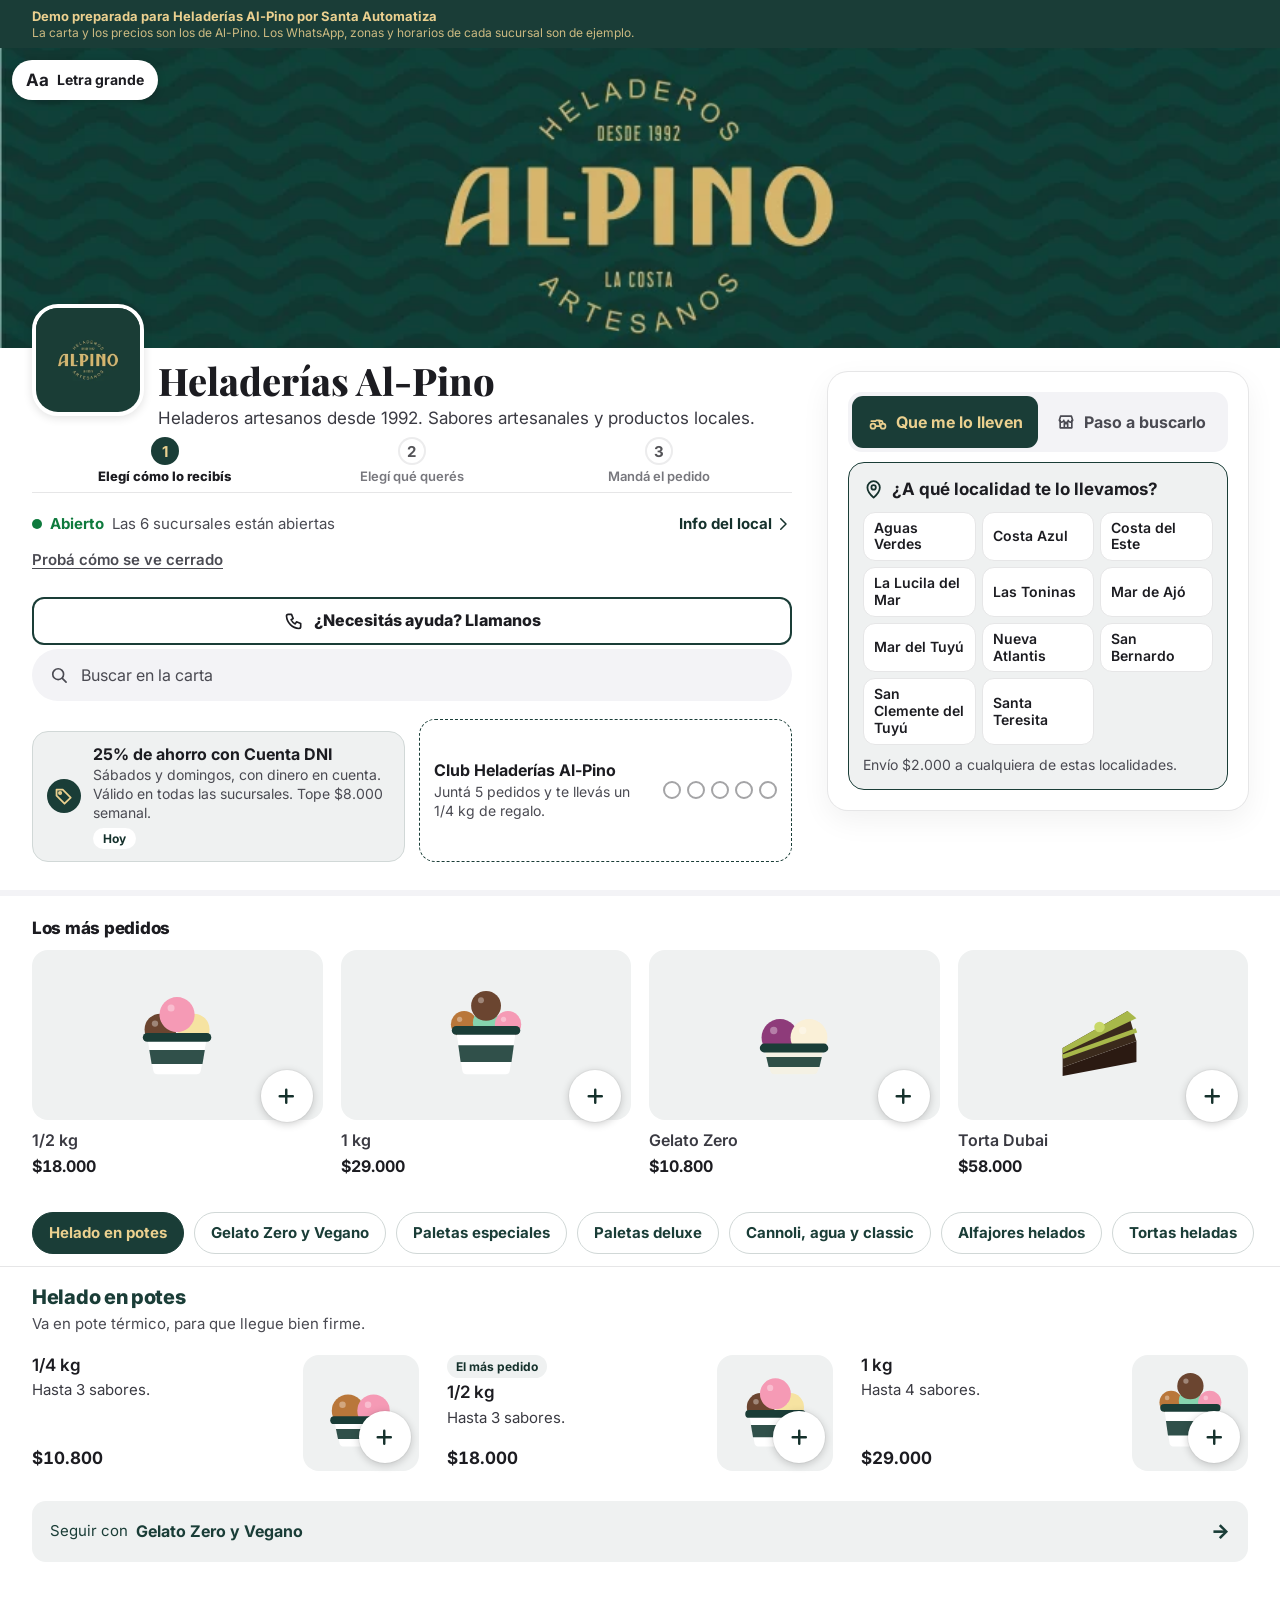
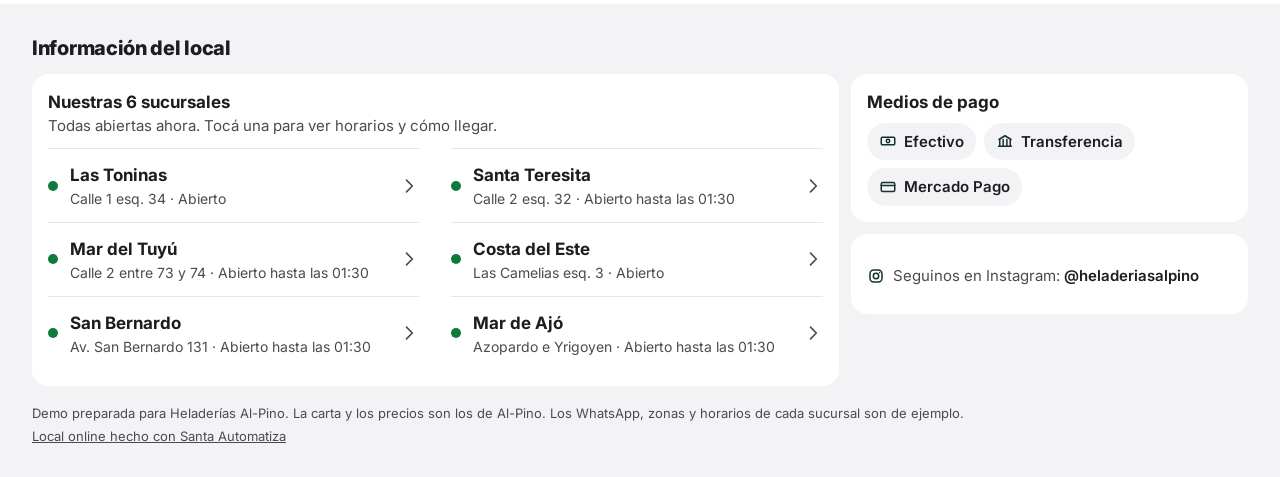
<file: index.html>
<!doctype html><meta charset="utf-8"><meta name="robots" content="noindex"><title>Al-Pino · Demo</title><meta http-equiv="refresh" content="0; url=demo/alpino/"><a href="demo/alpino/">Ver la demo</a>
</file>
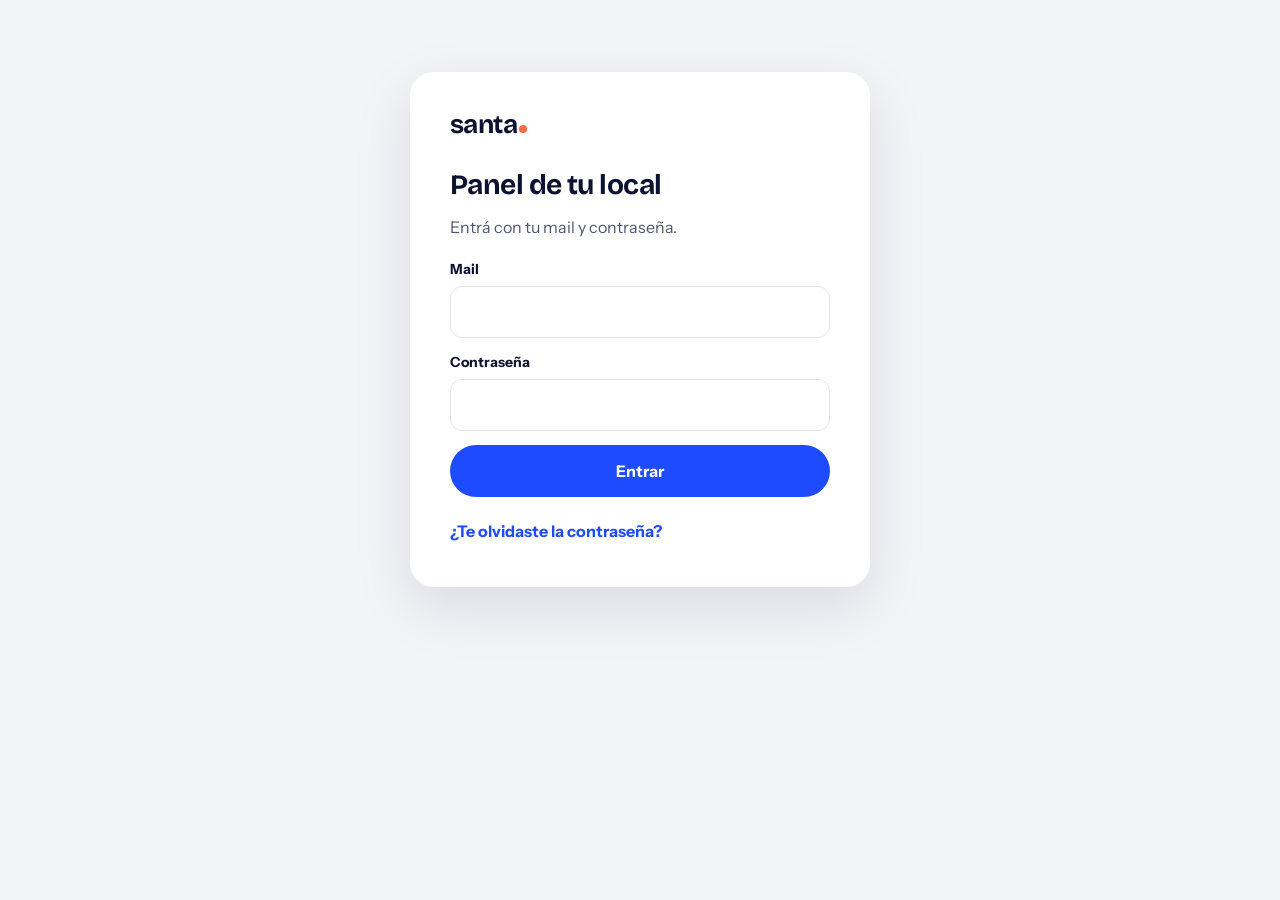
<file: panel/index.html>
<!doctype html>
<html lang="es">
<head>
<meta charset="utf-8">
<meta name="viewport" content="width=device-width, initial-scale=1, viewport-fit=cover">
<title>Panel del local</title>
<meta name="robots" content="noindex, nofollow">
<meta name="theme-color" content="#0A0E26">
<meta name="apple-mobile-web-app-capable" content="yes">
<meta name="apple-mobile-web-app-title" content="Mi local">
<link rel="icon" type="image/png" href="../img/marca/favicon-32.png">
<link rel="apple-touch-icon" href="../img/marca/apple-touch-icon.png">
<link rel="manifest" href="manifest.webmanifest">
<link rel="stylesheet" href="panel.css?v=9a0c2446">
<script defer src="panel.js?v=47bae363"></script>
</head>
<body>

<!-- ============ CARGANDO ============ -->
<main id="v-cargando" class="vista centro">
  <div class="girando" aria-hidden="true"></div>
  <p class="nota">Cargando tu local…</p>
</main>

<!-- ============ ENTRAR ============ -->
<main id="v-entrar" class="vista entrar" hidden>
  <div class="marca">santa<i aria-hidden="true"></i></div>
  <h1>Panel de tu local</h1>
  <p class="nota">Entrá con tu mail y contraseña.</p>
  <form id="f-entrar" class="formulario" novalidate>
    <div class="campo">
      <label for="e-mail">Mail</label>
      <input id="e-mail" type="email" autocomplete="username" inputmode="email" required>
    </div>
    <div class="campo">
      <label for="e-clave">Contraseña</label>
      <input id="e-clave" type="password" autocomplete="current-password" required minlength="8">
    </div>
    <p class="error" id="e-error" role="alert"></p>
    <button class="btn" type="submit" id="e-boton">Entrar</button>
  </form>
  <button class="btn-link" type="button" id="e-olvide">¿Te olvidaste la contraseña?</button>
</main>

<!-- ============ RECUPERAR ============ -->
<main id="v-recuperar" class="vista entrar" hidden>
  <div class="marca">santa<i aria-hidden="true"></i></div>
  <h1>Recuperar contraseña</h1>
  <p class="nota">Escribí el mail de tu cuenta y te mandamos un link para elegir una contraseña nueva.</p>
  <form id="f-recuperar" class="formulario" novalidate>
    <div class="campo">
      <label for="rp-mail">Mail</label>
      <input id="rp-mail" type="email" autocomplete="username" inputmode="email" required>
    </div>
    <p class="error" id="rp-error" role="alert"></p>
    <button class="btn" type="submit" id="rp-boton">Mandarme el link</button>
  </form>
  <p class="formulario listo" id="rp-listo" hidden><b>Revisá tu mail.</b> Si esa dirección tiene cuenta, en unos minutos te llega el link. Fijate también en spam o promociones.</p>
  <button class="btn-link" type="button" id="rp-volver">Volver</button>
</main>

<!-- ============ CONTRASEÑA NUEVA ============ -->
<main id="v-clave" class="vista entrar" hidden>
  <div class="marca">santa<i aria-hidden="true"></i></div>
  <h1 id="cl-titulo">Contraseña nueva</h1>
  <p class="nota">Elegí la contraseña con la que vas a entrar. Mínimo 8 caracteres.</p>
  <form id="f-clave" class="formulario" novalidate>
    <div class="campo">
      <label for="cl-nueva">Contraseña nueva</label>
      <input id="cl-nueva" type="password" autocomplete="new-password" required minlength="8">
    </div>
    <div class="campo">
      <label for="cl-repetir">Repetila</label>
      <input id="cl-repetir" type="password" autocomplete="new-password" required minlength="8">
    </div>
    <p class="error" id="cl-error" role="alert"></p>
    <button class="btn" type="submit" id="cl-boton">Guardar contraseña</button>
  </form>
</main>

<!-- ============ SIN LOCAL ============ -->
<main id="v-sin-acceso" class="vista entrar" hidden>
  <div class="marca">santa<i aria-hidden="true"></i></div>
  <h1>Tu cuenta todavía no tiene un local</h1>
  <p class="nota">Entraste como <b id="sin-mail"></b>, pero esta cuenta no está conectada a ningún local de pedidos. Escribinos y lo dejamos listo.</p>
  <button class="btn btn-linea" type="button" data-salir>Salir</button>
</main>

<!-- ============ EL PANEL ============ -->
<div id="v-app" class="vista app" hidden>
  <p class="demo-banda" id="demo-banda" hidden>
    <span><b>Modo demo.</b> Lo que cambies se ve en la tienda de demo, en este mismo dispositivo.</span>
    <a id="demo-tienda" href="#" target="_blank" rel="noopener">Ver la tienda</a>
  </p>

  <div class="lateral">
  <header class="cabeza">
    <div class="cabeza-fila">
      <div class="cabeza-txt">
        <p class="cabeza-chico">Tu local</p>
        <h1 id="local-nombre">—</h1>
      </div>
      <button class="btn-icono" type="button" id="b-menu" aria-label="Más opciones" aria-haspopup="true">
        <svg viewBox="0 0 24 24" aria-hidden="true"><circle cx="12" cy="5" r="1.6"/><circle cx="12" cy="12" r="1.6"/><circle cx="12" cy="19" r="1.6"/></svg>
      </button>
    </div>
    <section class="estado" id="estado" aria-live="polite"></section>
  </header>

  <nav class="pestanas" aria-label="Secciones">
    <a href="#pedidos" data-pestana="pedidos" data-ventas hidden>Pedidos<b class="burbuja" id="burbuja" hidden></b></a>
    <a href="#clientes" data-pestana="clientes" data-ventas hidden>Clientes</a>
    <a href="#carta" data-pestana="carta">Carta</a>
    <a href="#horarios" data-pestana="horarios">Horarios</a>
  </nav>
  <p class="lateral-pie" id="lateral-pie"><a id="lateral-tienda" href="#" target="_blank" rel="noopener">Ver mi tienda ↗</a></p>
  </div>

  <!-- PEDIDOS: lo que entró por la tienda, con su estado, y los números del mes -->
  <main id="p-pedidos" class="pagina" hidden>
    <div class="chips chips-suc" id="chips-suc" role="group" aria-label="Sucursal" hidden></div>
    <section class="numeros" id="numeros" aria-label="Tus números"></section>
    <div class="chips" id="chips-pedidos" role="group" aria-label="Qué pedidos mostrar"></div>
    <div id="lista-pedidos" class="pedidos"></div>
  </main>

  <!-- CLIENTES: el club de sellos, quién vuelve, quién trajo amigos y a quién escribirle -->
  <main id="p-clientes" class="pagina" hidden>
    <section class="numeros" id="numeros-clientes" aria-label="Tus clientes"></section>
    <div class="club-info" id="club-info"></div>
    <div class="buscar">
      <svg viewBox="0 0 24 24" aria-hidden="true"><circle cx="11" cy="11" r="6.5"/><path d="m16 16 4.5 4.5"/></svg>
      <label class="oculto" for="buscar-clientes">Buscar un cliente</label>
      <input id="buscar-clientes" type="search" placeholder="Buscar por nombre o celular" autocomplete="off">
    </div>
    <div class="chips" id="chips-clientes" role="group" aria-label="Qué clientes mostrar"></div>
    <div id="lista-clientes" class="clientes"></div>
  </main>

  <!-- CARTA -->
  <main id="p-carta" class="pagina" hidden>
    <div class="buscar">
      <svg viewBox="0 0 24 24" aria-hidden="true"><circle cx="11" cy="11" r="6.5"/><path d="m16 16 4.5 4.5"/></svg>
      <label class="oculto" for="buscar">Buscar en la carta</label>
      <input id="buscar" type="search" placeholder="Buscar un producto o gusto" autocomplete="off">
    </div>
    <div class="barra">
      <div class="chips" id="chips" role="group" aria-label="Qué productos mostrar"></div>
      <div class="fila-acciones">
        <button class="btn btn-linea chico" type="button" id="b-reponer" hidden>Volver todo a “Hay”</button>
        <button class="btn btn-linea chico" type="button" id="b-porcentaje">Subir o bajar precios</button>
      </div>
    </div>
    <div id="carta" class="carta"></div>
  </main>

  <!-- HORARIOS -->
  <main id="p-horarios" class="pagina" hidden>
    <p class="nota">Los días y horarios en que tu tienda recibe pedidos. Si cerrás pasada la medianoche, poné la hora igual (por ejemplo, de 19:00 a 01:00).</p>
    <form id="f-horarios" class="dias" novalidate></form>
    <p class="error" id="h-error" role="alert"></p>
    <button class="btn" type="submit" form="f-horarios" id="h-guardar">Guardar horarios</button>
  </main>
</div>

<!-- ============ MENÚ ============ -->
<div class="menu" id="menu" hidden>
  <button type="button" id="m-tienda">Ver mi tienda</button>
  <button type="button" id="m-clave">Cambiar contraseña</button>
  <button type="button" id="m-reiniciar" hidden>Volver la demo a como estaba</button>
  <button type="button" id="m-sonido">Probar el sonido de pedido nuevo</button>
  <div class="menu-rubros" id="m-rubros" hidden>
    <span>Probar otro rubro</span>
    <a href="?demo=heladeria">Heladería</a><a href="?demo=pizzeria">Pizzería</a><a href="?demo=hamburgueseria">Hamburguesería</a><a href="?demo=rotiseria">Rotisería</a>
  </div>
  <button type="button" data-salir>Salir</button>
</div>

<!-- ============ DIÁLOGO ============ -->
<div class="fondo-dialogo" id="fondo-dialogo" hidden>
  <div class="dialogo" role="dialog" aria-modal="true" aria-labelledby="dlg-titulo">
    <h2 id="dlg-titulo"></h2>
    <div id="dlg-cuerpo"></div>
    <div class="dlg-botones">
      <button class="btn btn-linea" type="button" id="dlg-no">Cancelar</button>
      <button class="btn" type="button" id="dlg-si">Listo</button>
    </div>
  </div>
</div>

<div class="aviso" id="aviso" role="status" aria-live="polite" hidden></div>
<div class="alerta-pedido" id="alerta-pedido" role="alert" hidden></div>
</body>
</html>
</file>
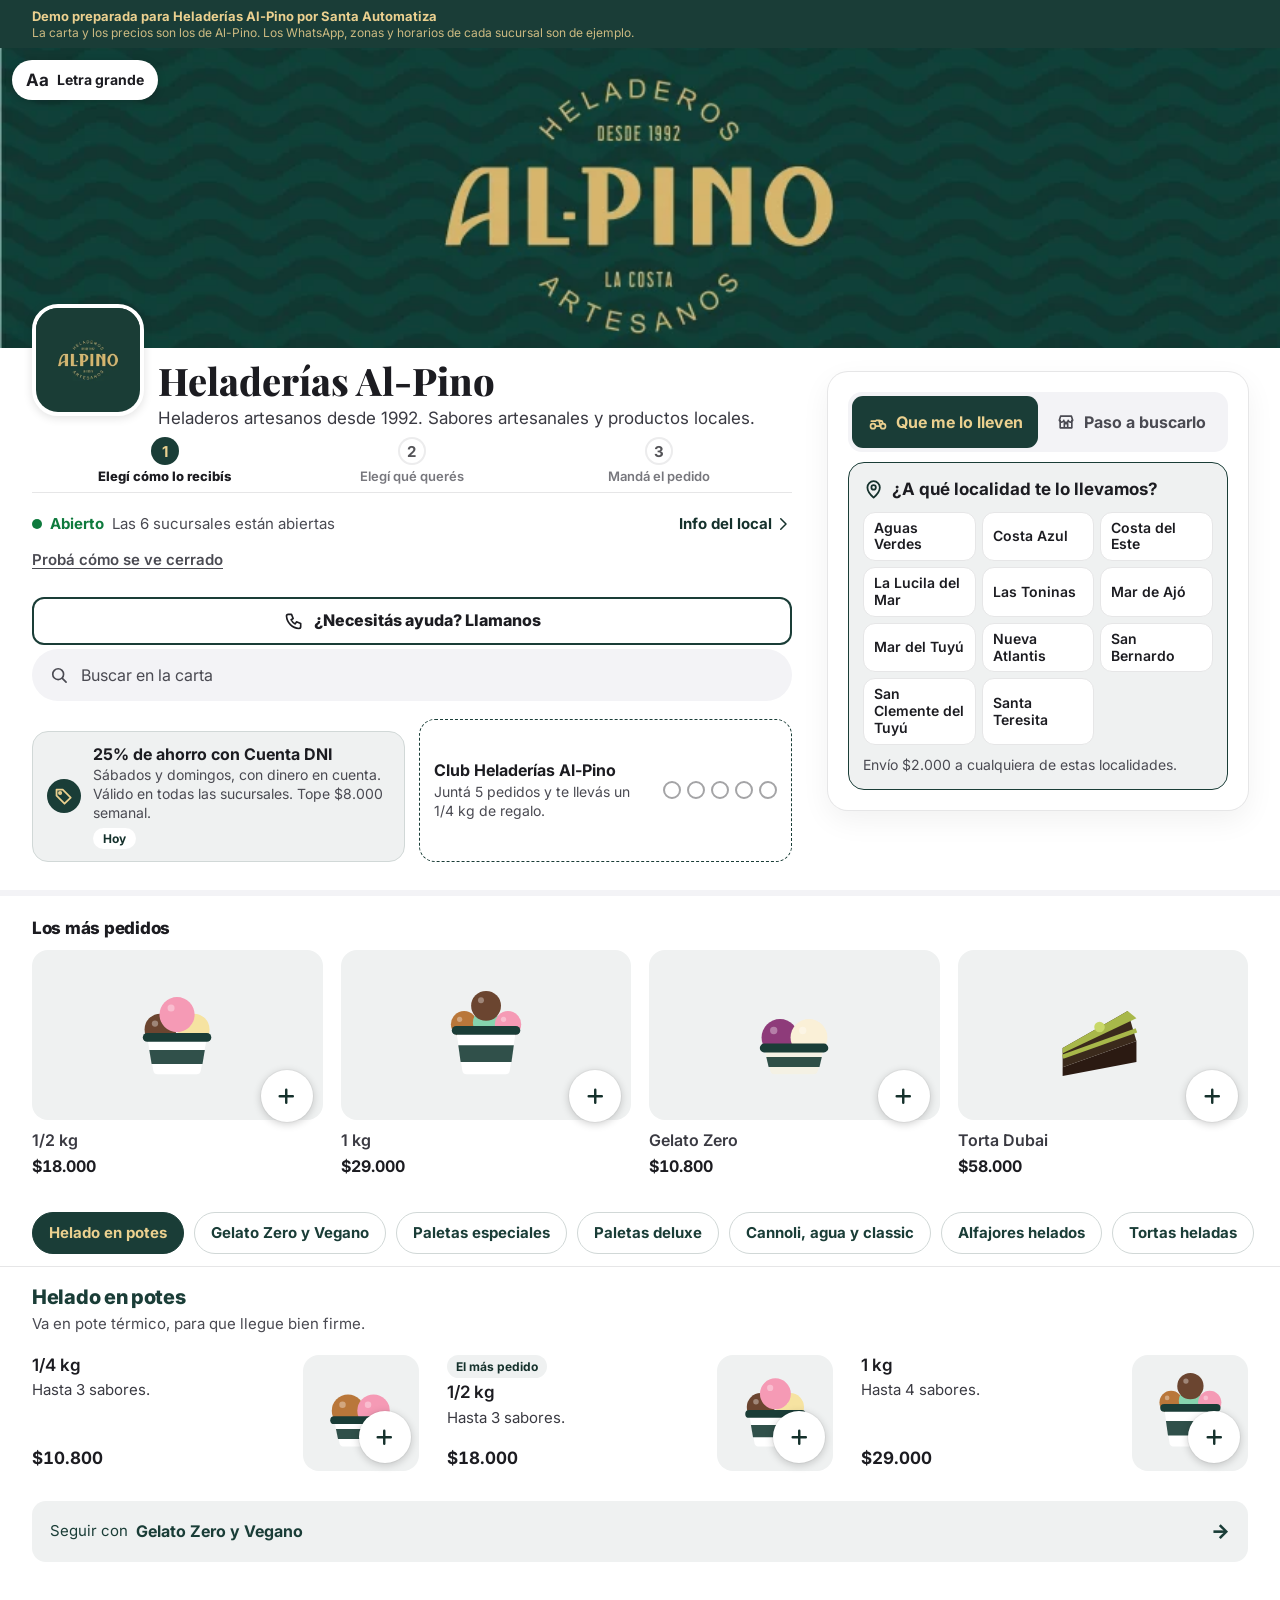
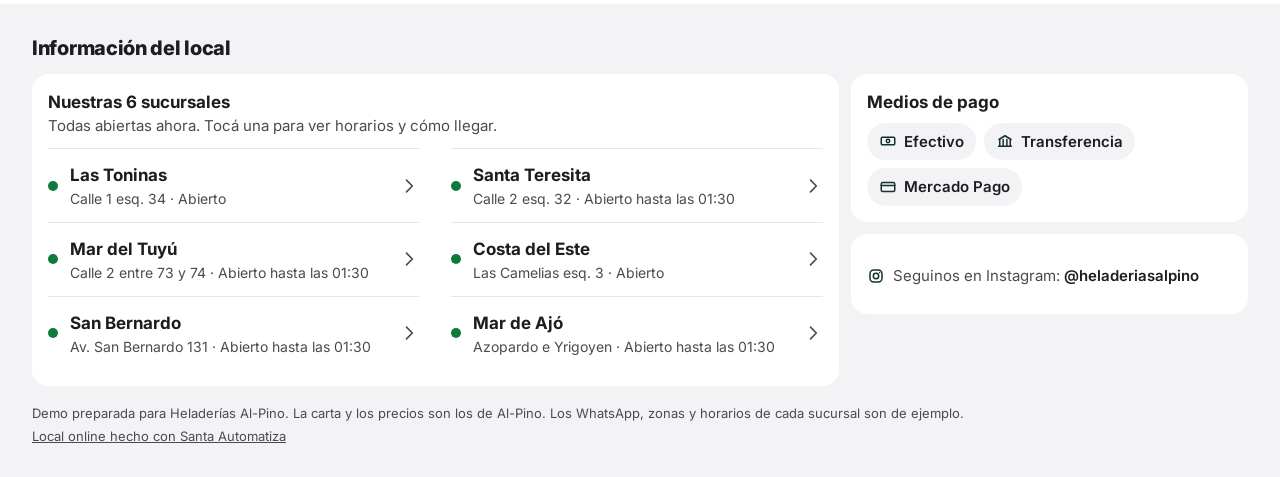
<file: demo/alpino/index.html>
<!DOCTYPE html>
<html lang="es">
<head>
    <meta charset="UTF-8">
    <meta name="viewport" content="width=device-width, initial-scale=1, viewport-fit=cover">
    <title>Demo para Heladerías Al-Pino | Santa Automatiza</title>
    <meta name="description" content="Demo preparada por Santa Automatiza. La carta y los precios son los de Al-Pino. Los WhatsApp, zonas y horarios de cada sucursal son de ejemplo.">
    <meta name="robots" content="noindex, nofollow, noarchive">
    <link rel="canonical" href="https://santaautomatiza.com/demo/alpino/">
    <meta name="theme-color" content="#FFFFFF">
    <meta property="og:type" content="website">
    <meta property="og:title" content="Demo para Heladerías Al-Pino | Santa Automatiza">
    <meta property="og:description" content="Demo preparada por Santa Automatiza. La carta y los precios son los de Al-Pino. Los WhatsApp, zonas y horarios de cada sucursal son de ejemplo.">
    <meta property="og:url" content="https://santaautomatiza.com/demo/alpino/">
    <meta property="og:image" content="https://valderreyexe-bit.github.io/alpino-demo/demo/alpino/compartir.jpg">
    <meta property="og:image:width" content="1200"><meta property="og:image:height" content="630">
    <meta name="twitter:card" content="summary_large_image">
    <meta name="twitter:image" content="https://valderreyexe-bit.github.io/alpino-demo/demo/alpino/compartir.jpg">
    <meta name="apple-mobile-web-app-title" content="Heladerías Al-Pino">
    <link rel="icon" href="data:image/svg+xml,%3Csvg%20xmlns%3D%22http%3A%2F%2Fwww.w3.org%2F2000%2Fsvg%22%20viewBox%3D%220%200%2064%2064%22%3E%3Crect%20width%3D%2264%22%20height%3D%2264%22%20rx%3D%2214%22%20fill%3D%22%231A3D37%22%2F%3E%3Ctext%20x%3D%2232%22%20y%3D%2243%22%20font-family%3D%22Arial%2Csans-serif%22%20font-weight%3D%22900%22%20font-size%3D%2228%22%20text-anchor%3D%22middle%22%20fill%3D%22%23EBD08F%22%3EHA%3C%2Ftext%3E%3C%2Fsvg%3E">
    <link rel="manifest" href="manifest.webmanifest">
    <link rel="preconnect" href="https://fonts.googleapis.com"><link rel="preconnect" href="https://fonts.gstatic.com" crossorigin>
    <link rel="stylesheet" href="https://fonts.googleapis.com/css2?family=Inter:wght@400;500;600;700;800&family=Playfair+Display:wght@700;800&display=swap">
    <link rel="stylesheet" href="motor.css?v=0df26d7e">
    <style>:root{--marca:#1A3D37;--sobre-marca:#EBD08F;--marca-osc:#15312c;--tinte:#eff1f1;--tinte-2:#d1d8d7;--fondo:#F3F3F6;--sup:#FFFFFF;--texto:#1C1C21;--suave:#656568;--linea:#e6e6e7;--borde-campo:#a4a4a6;--f-titulos:'Playfair Display', Georgia, 'Times New Roman', serif;--tit-peso:800;--tit-esp:0;--tit-caja:none;--portada:#1A3D37}</style>
    
</head>
<body>
    <div id="local">
        <header><h1>Heladerías Al-Pino</h1><p>Heladeros artesanos desde 1992. Sabores artesanales y productos locales.</p></header>
        <section><h2>Helado en potes</h2><ul><li><strong>1/4 kg</strong> — Hasta 3 sabores. <span>$10.800</span></li><li><strong>1/2 kg</strong> — Hasta 3 sabores. <span>$18.000</span></li><li><strong>1 kg</strong> — Hasta 4 sabores. <span>$29.000</span></li></ul></section>
        <section><h2>Gelato Zero y Vegano</h2><ul><li><strong>Gelato Zero</strong> — Helado sin azúcar. 0% azúcar, 0% gluten, 100% artesanal. <span>$10.800</span></li><li><strong>Gelato Vegano</strong> — Sin ingredientes de origen animal. 0% gluten, 100% artesanal. <span>$10.800</span></li></ul></section>
        <section><h2>Paletas especiales</h2><ul><li><strong>Corazón rojo</strong> — Sabor frutilla a la crema, bañada en cobertura de chocolate blanco. <span>$8.400</span></li><li><strong>Pistacho</strong> — Sabor pistacho, bañada en cobertura de chocolate blanco con trozos de pistacho. <span>$8.400</span></li><li><strong>Corazón negro</strong> — Sabor Ferrero Rocher, bañada en cobertura de chocolate semi amargo con trozos de avellanas. <span>$8.400</span></li><li><strong>Frambuesa</strong> — Sabor frambuesa natural, bañada en cobertura de chocolate blanco y semi amargo. <span>$8.400</span></li><li><strong>Corazón mixto</strong> — Sabor bon o bon, bañada en cobertura de chocolate blanco y semi amargo. <span>$8.400</span></li><li><strong>Kinder</strong> — Sabor Kinder, bañada en cobertura de chocolate blanco y semi amargo. <span>$8.400</span></li><li><strong>Patita negra</strong> — Sabor crema Oreo, bañada en cobertura de chocolate semi amargo y blanco. <span>$8.400</span></li><li><strong>Patita blanca</strong> — Sabor dulce de leche, bañada en cobertura de chocolate blanco y semi amargo. <span>$8.400</span></li></ul></section>
        <section><h2>Paletas deluxe</h2><ul><li><strong>Cerdito</strong> — Sabor chantilly, bañada en cobertura de chocolate blanco. <span>$9.600</span></li><li><strong>Panda</strong> — Sabor chocolate, bañada en cobertura de chocolate blanco y semi amargo. <span>$9.600</span></li><li><strong>Kitty</strong> — Sabor vainilla, bañada en cobertura de chocolate blanco. <span>$9.600</span></li><li><strong>Emoji</strong> — Sabor dulce de leche, bañada en cobertura de chocolate blanco. <span>$9.600</span></li><li><strong>Dona split</strong> — Sabor banana split, bañada en cobertura de chocolate blanco. <span>$9.600</span></li><li><strong>Dona rosa</strong> — Sabor frutilla a la crema, bañada en cobertura de chocolate blanco. <span>$9.600</span></li><li><strong>Dubai</strong> — Sabor chocolate Dubai, bañada en cobertura de chocolate semi amargo. <span>$9.600</span></li><li><strong>Minion</strong> — Sabor chantilly, bañada en cobertura de chocolate blanco. <span>$9.600</span></li></ul></section>
        <section><h2>Cannoli, agua y classic</h2><ul><li><strong>Cannoli nocciola</strong> — Oblea rellena de nocciola Nutella, bañada en cobertura de chocolate blanco y trozos de avellanas. <span>$9.600</span></li><li><strong>Cannoli pistacho</strong> — Oblea rellena de pistacho, bañada en cobertura de chocolate blanco y trozos de pistachos. <span>$9.600</span></li><li><strong>Cannoli dulce de leche</strong> — Oblea rellena de dulce de leche, bañada en cobertura de chocolate semi amargo. <span>$9.600</span></li><li><strong>Paleta al agua de limón</strong> — Elaborada 100% con jugo natural. <span>$6.000</span></li><li><strong>Paleta al agua de frutilla</strong> — Elaborada 100% con frutillas naturales frescas. <span>$6.000</span></li><li><strong>Tableta negra</strong> — Sabor chantilly, bañada en cobertura de chocolate semi amargo. <span>$7.200</span></li><li><strong>Crocante blanco</strong> — Sabor dulce de leche, bañada en cobertura de chocolate blanco con trozos de maní. <span>$7.200</span></li><li><strong>Crocante negro</strong> — Sabor chocolate, bañada en cobertura de chocolate semi amargo con trozos de maní. <span>$7.200</span></li></ul></section>
        <section><h2>Alfajores helados</h2><ul><li><strong>Alfajor blanco</strong> — Relleno de dulce de leche, con dulce de leche repostero y doble baño de cobertura. <span>$7.200</span></li><li><strong>Alfajor negro</strong> — Relleno de crema americana, con dulce de leche repostero y doble baño de cobertura. <span>$7.200</span></li><li><strong>Alfajor pistacho</strong> — Relleno de pistacho, con dulce repostero y doble baño de cobertura. <span>$7.200</span></li></ul></section>
        <section><h2>Tortas heladas</h2><ul><li><strong>Torta Dubai</strong> — Sabor chocolate Dubai, bañada en cobertura de chocolate semi amargo. <span>$58.000</span></li><li><strong>Torta Cheesecake</strong> — Sabor cheesecake de pistacho, bañada en cobertura de chocolate blanco. <span>$58.000</span></li><li><strong>Torta Rama</strong> — Sabor pistacho y chocolate Al-Pino, bañada en cobertura de chocolate blanco. <span>$58.000</span></li><li><strong>Torta Saturn</strong> — Sabor chocolate bombón y chantilly, bañada en cobertura de chocolate semi amargo. <span>$58.000</span></li><li><strong>Torta Cubik</strong> — Sabor crema Baileys y chocolate, bañada en cobertura de chocolate semi amargo y blanco. <span>$58.000</span></li><li><strong>Torta corazón rojo</strong> — Sabor frutilla a la crema y chantilly, bañada en cobertura de chocolate blanco. <span>$49.000</span></li><li><strong>Torta corazón negro</strong> — Sabor Ferrero Rocher, bañada en cobertura de chocolate semi amargo. <span>$49.000</span></li></ul></section>
        <section><h2>Zonas de delivery</h2><ul><li>Las Toninas: $2.000</li><li>San Clemente del Tuyú: $2.000</li><li>Santa Teresita: $2.000</li><li>Mar del Tuyú: $2.000</li><li>Costa del Este: $2.000</li><li>Aguas Verdes: $2.000</li><li>San Bernardo: $2.000</li><li>La Lucila del Mar: $2.000</li><li>Mar de Ajó: $2.000</li><li>Nueva Atlantis: $2.000</li><li>Costa Azul: $2.000</li></ul></section>
    </div>
    <script type="application/json" id="pagina-datos">{"sitio":"../../index.html","paginas":{},"zona":"","h1":"","intro":""}</script>
    <script src="config.js?v=0df26d7e"></script>
    <script src="motor.js?v=0df26d7e"></script>
</body>
</html>
</file>
<file: panel/panel.css>
@font-face { font-family: "Bricolage"; src: url("../fuentes/BricolageGrotesque-Bold.woff") format("woff"); font-weight: 700; font-display: swap; }
@font-face { font-family: "Instrument"; src: url("../fuentes/InstrumentSans-Regular.woff") format("woff"); font-weight: 400; font-display: swap; }
@font-face { font-family: "Instrument"; src: url("../fuentes/InstrumentSans-Bold.woff") format("woff"); font-weight: 700; font-display: swap; }

:root {
  color-scheme: light;
  --noche: #0A0E26; --tinta: #0D1230; --gris: #50566F; --suave: #8A8FA6;
  --papel: #F3F4F8; --sup: #FFFFFF; --linea: #E2E4EE;
  --azul: #1F4BFF; --azul-claro: #E8EDFF; --coral: #FF6B4A; --coral-claro: #FFF0EB;
  --ok: #148A47; --ok-claro: #E4F5EA; --mal: #C2341B; --mal-claro: #FDECE8;
  --f-tit: "Bricolage", "Segoe UI", system-ui, sans-serif;
  --f-txt: "Instrument", "Segoe UI", system-ui, -apple-system, sans-serif;
  --radio: 14px;
}
* { box-sizing: border-box; }
html { -webkit-text-size-adjust: 100%; }
body { margin: 0; background: var(--papel); color: var(--tinta); font: 16px/1.5 var(--f-txt); }
[hidden] { display: none !important; }
button, input, select { font: inherit; color: inherit; }
button { cursor: pointer; }
:focus-visible { outline: 2px solid var(--azul); outline-offset: 2px; }
.oculto { position: absolute; width: 1px; height: 1px; overflow: hidden; clip: rect(0 0 0 0); white-space: nowrap; }

/* ---------- Pantallas de entrada ---------- */
.vista.centro { min-height: 100vh; display: grid; place-content: center; justify-items: center; gap: 14px; }
.girando { width: 34px; height: 34px; border-radius: 50%; border: 3px solid var(--linea); border-top-color: var(--azul); animation: girar .8s linear infinite; }
@keyframes girar { to { transform: rotate(360deg); } }
.entrar { min-height: 100vh; max-width: 420px; margin: 0 auto; padding: max(48px, env(safe-area-inset-top)) max(20px, env(safe-area-inset-right)) 40px max(20px, env(safe-area-inset-left)); display: flex; flex-direction: column; gap: 14px; }
.marca { font: 700 26px/1 var(--f-tit); letter-spacing: -.02em; }
.marca i { display: inline-block; width: .3em; height: .3em; border-radius: 50%; background: var(--coral); margin-left: 2px; }
.entrar h1 { font: 700 28px/1.12 var(--f-tit); margin: 18px 0 0; letter-spacing: -.02em; text-wrap: balance; }
.nota { margin: 0; color: var(--gris); }
.formulario { display: grid; gap: 14px; margin-top: 6px; }
.formulario.listo { background: var(--ok-claro); color: var(--tinta); padding: 14px 16px; border-radius: var(--radio); }
.campo { display: grid; gap: 6px; }
.campo label { font-weight: 700; font-size: 14px; }
.campo input { width: 100%; padding: 13px 14px; border-radius: 12px; border: 1.5px solid var(--linea); background: var(--sup); font-size: 16px; }
.campo input:focus, .dia input:focus { border-color: var(--azul); outline: none; }
.error { margin: 0; color: var(--mal); font-size: 14.5px; min-height: 0; }
.error:empty { display: none; }

.btn { display: inline-flex; align-items: center; justify-content: center; gap: 8px; border: 0; border-radius: 999px; padding: 14px 20px; background: var(--azul); color: #fff; font-weight: 700; font-size: 16px; text-decoration: none; }
.btn:disabled { opacity: .55; cursor: default; }
.btn-linea { background: var(--sup); color: var(--tinta); border: 1.5px solid var(--linea); }
.btn-coral { background: var(--coral); }
.btn.chico { padding: 9px 14px; font-size: 14px; }
.btn-link { background: none; border: 0; color: var(--azul); font-weight: 700; padding: 8px 0; align-self: flex-start; }
.btn-icono { width: 42px; height: 42px; border-radius: 50%; border: 0; background: rgba(255,255,255,.1); display: grid; place-items: center; color: #fff; }
.btn-icono svg { width: 22px; height: 22px; fill: currentColor; }

/* ---------- Panel ---------- */
.app { min-height: 100vh; padding-bottom: calc(40px + env(safe-area-inset-bottom)); }
.demo-banda { margin: 0; background: var(--coral); color: #fff; font-size: 14px; display: flex; gap: 12px; align-items: center; justify-content: space-between; flex-wrap: wrap;
  padding: calc(8px + env(safe-area-inset-top)) max(16px, env(safe-area-inset-right)) 8px max(16px, env(safe-area-inset-left)); }
.demo-banda a { color: #fff; font-weight: 700; white-space: nowrap; }
.cabeza { background: var(--noche); color: #fff; padding: 18px max(16px, env(safe-area-inset-right)) 18px max(16px, env(safe-area-inset-left)); }
.demo-banda[hidden] + .lateral .cabeza { padding-top: calc(18px + env(safe-area-inset-top)); }
.cabeza-fila, .estado, .pestanas, .pagina { max-width: 640px; margin-left: auto; margin-right: auto; }
.cabeza-fila { display: flex; align-items: flex-start; justify-content: space-between; gap: 12px; }
.cabeza-txt { min-width: 0; }
.cabeza-chico { margin: 0; font-size: 13px; color: #A9AECB; font-weight: 700; letter-spacing: .06em; text-transform: uppercase; }
.cabeza h1 { margin: 2px 0 0; font: 700 26px/1.15 var(--f-tit); letter-spacing: -.02em; overflow-wrap: anywhere; }

.estado { margin-top: 16px; background: rgba(255,255,255,.07); border-radius: var(--radio); padding: 14px; display: grid; gap: 12px; }
.estado-fila { display: flex; align-items: center; gap: 10px; }
.punto { width: 12px; height: 12px; border-radius: 50%; flex: none; background: var(--suave); }
.punto.abierto { background: #33D17A; box-shadow: 0 0 0 4px rgba(51,209,122,.2); }
.punto.cerrado { background: var(--coral); box-shadow: 0 0 0 4px rgba(255,107,74,.2); }
.estado-txt { display: grid; min-width: 0; }
.estado-txt b { font-size: 17px; }
.estado-txt span { color: #C4C8DE; font-size: 14.5px; }
.estado .btn { width: 100%; }
.estado-auto { margin: 0; font-size: 14px; color: #C4C8DE; line-height: 1.4; }
.estado-auto a { color: #fff; font-weight: 700; }

.pestanas { display: flex; gap: 4px; padding: 14px max(16px, env(safe-area-inset-right)) 0 max(16px, env(safe-area-inset-left)); position: sticky; top: 0; z-index: 3; background: var(--papel); }
.pestanas a { flex: 1 1 auto; white-space: nowrap; text-align: center; text-decoration: none; color: var(--gris); font-weight: 700; font-size: 15px; padding: 10px 6px 12px; border-bottom: 3px solid transparent; }
.pestanas a[aria-current="page"] { color: var(--tinta); border-bottom-color: var(--azul); }
.pagina { padding: 16px max(16px, env(safe-area-inset-right)) 0 max(16px, env(safe-area-inset-left)); display: grid; gap: 14px; }

.buscar { position: relative; }
.buscar svg { position: absolute; left: 14px; top: 50%; width: 20px; height: 20px; transform: translateY(-50%); fill: none; stroke: var(--suave); stroke-width: 2; stroke-linecap: round; }
.buscar input { width: 100%; padding: 13px 14px 13px 44px; border-radius: 999px; border: 1.5px solid var(--linea); background: var(--sup); font-size: 16px; }
.buscar input:focus { border-color: var(--azul); outline: none; }
.barra { display: grid; gap: 10px; }
.barra:has(.chips:empty) { display: none; }
.chips { display: flex; gap: 8px; }
.chip { border: 1.5px solid var(--linea); background: var(--sup); border-radius: 999px; padding: 8px 14px; font-weight: 700; font-size: 14.5px; color: var(--gris); }
.chip b { margin-left: 4px; color: var(--tinta); font-variant-numeric: tabular-nums; }
.chip[aria-pressed="true"] { border-color: var(--azul); background: var(--azul-claro); color: var(--azul); }
.chip[aria-pressed="true"] b { color: var(--azul); }
.fila-acciones { display: flex; gap: 8px; flex-wrap: wrap; }
.lateral-pie { display: none; }
.dia-acc { display: flex; gap: 16px; flex-wrap: wrap; }

.carta { display: grid; gap: 22px; }
.grupo { display: grid; gap: 8px; }
.grupo h2 { margin: 0; font: 700 19px/1.2 var(--f-tit); letter-spacing: -.01em; display: flex; justify-content: space-between; align-items: baseline; gap: 10px; }
.grupo h2 small { font: 700 13px var(--f-txt); color: var(--coral); letter-spacing: 0; }
.items { background: var(--sup); border: 1px solid var(--linea); border-radius: var(--radio); overflow: hidden; }
.item { display: grid; grid-template-columns: 1fr auto auto; gap: 10px; align-items: center; padding: 11px 14px; border-top: 1px solid var(--linea); }
.item:first-child { border-top: 0; }
.item.agotado .item-nombre { color: var(--suave); text-decoration: line-through; }
.item-nombre { min-width: 0; font-weight: 700; font-size: 15.5px; overflow-wrap: anywhere; }
.item-nombre small { display: block; font-weight: 400; color: var(--mal); font-size: 13px; text-decoration: none; }
.item.agotado .item-nombre small { color: var(--coral); }
.precio { position: relative; width: 112px; }
.precio span { position: absolute; left: 11px; top: 50%; transform: translateY(-50%); color: var(--suave); font-weight: 700; pointer-events: none; }
.precio input { width: 100%; padding: 9px 10px 9px 24px; border-radius: 10px; border: 1.5px solid var(--linea); text-align: right; font-weight: 700; font-variant-numeric: tabular-nums; font-size: 16px; background: var(--papel); }
.precio input:focus { border-color: var(--azul); background: var(--sup); outline: none; }
.precio input.guardando { border-color: var(--suave); }
.precio input.ok { border-color: var(--ok); background: var(--ok-claro); }
.precio input.mal { border-color: var(--mal); background: var(--mal-claro); }
.sin-precio { width: 112px; }

/* Interruptor "Hay / Agotado" */
.llave { display: inline-flex; align-items: center; gap: 8px; border: 0; background: none; padding: 4px 0; font-size: 13px; font-weight: 700; color: var(--ok); min-width: 92px; justify-content: flex-end; }
.llave .riel { width: 44px; height: 26px; border-radius: 999px; background: var(--ok); position: relative; transition: background .15s; flex: none; }
.llave .riel::after { content: ""; position: absolute; top: 3px; left: 21px; width: 20px; height: 20px; border-radius: 50%; background: #fff; box-shadow: 0 1px 3px rgba(0,0,0,.25); transition: left .15s; }
.llave[aria-checked="false"] { color: var(--coral); }
.llave[aria-checked="false"] .riel { background: #C9CCD8; }
.llave[aria-checked="false"] .riel::after { left: 3px; }
.vacio { text-align: center; color: var(--gris); padding: 24px 0; }

/* Horarios */
.dias { display: grid; gap: 8px; }
.dia { background: var(--sup); border: 1px solid var(--linea); border-radius: var(--radio); padding: 12px 14px; display: grid; gap: 10px; }
.dia-cab { display: flex; justify-content: space-between; align-items: center; gap: 10px; }
.dia-cab b { font-size: 16px; }
.franja { display: grid; grid-template-columns: 1fr auto 1fr auto; gap: 8px; align-items: center; }
.franja span { color: var(--gris); font-size: 14px; }
.franja select { width: 100%; padding: 11px 10px; border-radius: 12px; border: 1.5px solid var(--linea); background: var(--sup); font-size: 16px; font-variant-numeric: tabular-nums; }
.quitar { width: 36px; height: 36px; border-radius: 50%; border: 0; background: var(--papel); color: var(--gris); font-size: 20px; line-height: 1; }
.agregar { justify-self: start; background: none; border: 0; color: var(--azul); font-weight: 700; font-size: 14px; padding: 2px 0; }
.dia.cerrado .franja, .dia.cerrado .agregar { display: none; }

/* Menú, diálogo y avisos */
.menu-rubros { display: flex; flex-wrap: wrap; gap: 6px; padding: 12px 16px 14px; border-top: 1px solid var(--linea); }
.menu-rubros span { flex-basis: 100%; font-size: 13px; color: var(--gris); font-weight: 700; }
.menu-rubros a { border: 1.5px solid var(--linea); border-radius: 999px; padding: 6px 12px; font-size: 14px; font-weight: 700; color: var(--azul); text-decoration: none; }
.menu-rubros[hidden] { display: none; }
.menu { position: fixed; top: calc(64px + env(safe-area-inset-top)); right: max(16px, env(safe-area-inset-right)); z-index: 20; background: var(--sup); border-radius: var(--radio); box-shadow: 0 10px 40px rgba(10,14,38,.25); display: grid; min-width: 230px; overflow: hidden; }
.menu button { background: none; border: 0; text-align: left; padding: 14px 16px; font-weight: 700; border-top: 1px solid var(--linea); }
.menu button:first-child { border-top: 0; }
.fondo-dialogo { position: fixed; inset: 0; z-index: 30; background: rgba(10,14,38,.5); display: grid; align-items: end; justify-items: center; padding: 16px max(16px, env(safe-area-inset-right)) calc(16px + env(safe-area-inset-bottom)) max(16px, env(safe-area-inset-left)); }
.dialogo { background: var(--sup); border-radius: 20px; padding: 20px; width: 100%; max-width: 460px; display: grid; gap: 14px; max-height: 85vh; overflow: auto; }
.dialogo h2 { margin: 0; font: 700 21px/1.2 var(--f-tit); }
.dlg-botones { display: grid; grid-template-columns: 1fr 1fr; gap: 10px; }
.opciones { display: grid; gap: 8px; }
.opcion { display: flex; gap: 10px; align-items: center; padding: 12px 14px; border: 1.5px solid var(--linea); border-radius: 12px; cursor: pointer; }
.opcion:has(input:checked) { border-color: var(--azul); background: var(--azul-claro); }
.opcion input { accent-color: var(--azul); width: 18px; height: 18px; margin: 0; }
.pasos-pct { display: flex; gap: 8px; flex-wrap: wrap; }
.pasos-pct button { border: 1.5px solid var(--linea); background: var(--sup); border-radius: 999px; padding: 8px 14px; font-weight: 700; }
.pasos-pct button[aria-pressed="true"] { border-color: var(--azul); background: var(--azul-claro); color: var(--azul); }
.ejemplo { background: var(--papel); border-radius: 12px; padding: 10px 12px; font-size: 14.5px; color: var(--gris); }
.aviso { position: fixed; left: 50%; bottom: calc(20px + env(safe-area-inset-bottom)); transform: translateX(-50%); z-index: 40; background: var(--noche); color: #fff; padding: 12px 18px; border-radius: 999px; font-weight: 700; font-size: 15px; box-shadow: 0 8px 30px rgba(10,14,38,.3); max-width: calc(100vw - 32px); text-align: center; }
.aviso.mal { background: var(--mal); }

.cabeza-logo { width: 52px; height: 52px; border-radius: 50%; object-fit: cover; flex: none; background: #fff; box-shadow: 0 0 0 2px rgba(255,255,255,.18); }
.cabeza-fila:has(.cabeza-logo) { justify-content: flex-start; }
.cabeza-fila:has(.cabeza-logo) .btn-icono { margin-left: auto; }
/* ---------- Pedidos y clientes ---------- */
.campo textarea { width: 100%; padding: 12px 14px; border-radius: 12px; border: 1.5px solid var(--linea); background: var(--sup); font: inherit; font-size: 16px; line-height: 1.4; resize: vertical; }
.campo textarea:focus { border-color: var(--azul); outline: none; }
.burbuja { display: inline-grid; place-items: center; min-width: 20px; height: 20px; padding: 0 6px; margin-left: 6px; border-radius: 999px; background: var(--coral); color: #fff; font-size: 12px; font-variant-numeric: tabular-nums; vertical-align: 1px; }
.numeros { display: grid; grid-template-columns: repeat(2, minmax(0, 1fr)); gap: 10px; }
.num { background: var(--sup); border: 1px solid var(--linea); border-radius: var(--radio); padding: 12px 14px; display: grid; gap: 2px; min-width: 0; }
.num > span { font-size: 13px; font-weight: 700; color: var(--gris); }
.num > b { font: 700 22px/1.15 var(--f-tit); letter-spacing: -.01em; font-variant-numeric: tabular-nums; }
.num > small { font-size: 13px; color: var(--gris); line-height: 1.3; }
.num.destacado { background: var(--ok-claro); border-color: #BFE5CC; }
.num.destacado > b { color: var(--ok); }
.num.ancho { grid-column: 1 / -1; }
.barras { display: grid; gap: 6px; margin-top: 6px; }
.barra-fila { display: grid; grid-template-columns: 9.5em 1fr 2em; align-items: center; gap: 8px; font-size: 14px; }
.barra-fila em { font-style: normal; color: var(--gris); white-space: nowrap; overflow: hidden; text-overflow: ellipsis; }
.barra-fila i { display: block; height: 10px; width: 6%; border-radius: 999px; background: var(--azul); }
.barra-fila b { text-align: right; font-variant-numeric: tabular-nums; }
#chips-pedidos, #chips-clientes { display: flex; gap: 8px; flex-wrap: wrap; }
.pedidos, .clientes { display: grid; gap: 12px; }
.pedido { background: var(--sup); border: 1px solid var(--linea); border-radius: var(--radio); padding: 14px; display: grid; gap: 8px; }
.pedido.nuevo { border-color: var(--coral); box-shadow: 0 0 0 1px var(--coral); }
.pedido.resaltado { animation: latido 1.2s ease-in-out 3; }
@keyframes latido { 50% { box-shadow: 0 0 0 6px var(--coral-claro), 0 0 0 1px var(--coral); } }
.pedido.cancelado { opacity: .6; }
.pedido header { display: flex; justify-content: space-between; align-items: flex-start; gap: 10px; }
.pedido header b { font-size: 17px; }
.pedido header small { display: block; color: var(--gris); font-size: 13px; }
.est { flex: none; font-size: 12.5px; font-weight: 700; padding: 4px 10px; border-radius: 999px; background: var(--papel); color: var(--gris); }
.est.nuevo { background: var(--coral); color: #fff; }
.est.confirmado { background: var(--azul-claro); color: var(--azul); }
.est.entregado { background: var(--ok-claro); color: var(--ok); }
.pedido-donde, .pedido-nota { margin: 0; font-size: 14.5px; color: var(--gris); }
.pedido-items { list-style: none; margin: 0; padding: 8px 0; border-top: 1px dashed var(--linea); border-bottom: 1px dashed var(--linea); display: grid; gap: 4px; }
.pedido-items li { display: flex; justify-content: space-between; gap: 10px; font-size: 15px; }
.pedido-items small { display: block; color: var(--gris); font-size: 13px; }
.pedido-items b { font-weight: 400; font-variant-numeric: tabular-nums; white-space: nowrap; }
.pedido-total { margin: 0; display: flex; justify-content: space-between; align-items: baseline; gap: 10px; font-size: 14px; color: var(--gris); }
.pedido-total b { font: 700 19px/1 var(--f-tit); color: var(--tinta); font-variant-numeric: tabular-nums; }
.origen { font-style: normal; color: var(--azul); font-weight: 700; }
.pedido-acc { display: flex; gap: 8px; flex-wrap: wrap; }
.pedido-acc:empty { display: none; }
.btn-ok { background: var(--ok); }
.club-info { background: var(--azul-claro); border-radius: var(--radio); padding: 12px 14px; display: grid; gap: 10px; justify-items: start; }
.club-info p { margin: 0; font-size: 15px; }
.cliente { background: var(--sup); border: 1px solid var(--linea); border-radius: var(--radio); padding: 12px 14px; display: grid; grid-template-columns: minmax(0, 1fr) auto; gap: 8px 12px; align-items: center; }
.cliente-txt { display: grid; gap: 2px; min-width: 0; }
.cliente-txt b { font-size: 16px; }
.cliente-txt small { color: var(--gris); font-size: 13.5px; }
.cliente .btn { grid-column: 1 / -1; justify-self: start; }
.tags { display: flex; flex-wrap: wrap; gap: 6px; margin-top: 4px; }
.tag { font-size: 12px; font-weight: 700; padding: 3px 9px; border-radius: 999px; background: var(--papel); color: var(--gris); }
.tag.mal { background: var(--mal-claro); color: var(--mal); }
.tag.ok { background: var(--ok-claro); color: var(--ok); }
.tag.azul { background: var(--azul-claro); color: var(--azul); }
.sellos { display: grid; grid-template-columns: repeat(5, 14px); gap: 5px; }
.sellos i { width: 14px; height: 14px; border-radius: 50%; border: 2px solid var(--linea); }
.sellos i.on { background: var(--coral); border-color: var(--coral); }
.alerta-pedido { position: fixed; top: calc(12px + env(safe-area-inset-top)); left: 50%; transform: translateX(-50%); z-index: 45; width: min(440px, calc(100vw - 24px)); background: var(--coral); color: #fff; border-radius: 16px; padding: 12px 14px; display: grid; grid-template-columns: 1fr auto; gap: 2px 12px; align-items: center; box-shadow: 0 12px 40px rgba(10,14,38,.3); animation: bajar .35s ease-out; }
.alerta-pedido b { font-size: 16px; }
.alerta-pedido span { grid-column: 1; font-size: 14.5px; }
.alerta-pedido a { grid-column: 2; grid-row: 1 / span 2; color: var(--coral); background: #fff; font-weight: 700; text-decoration: none; padding: 9px 16px; border-radius: 999px; }
@keyframes bajar { from { transform: translate(-50%, -20px); opacity: 0; } }
@media (min-width: 700px) {
  .numeros { grid-template-columns: repeat(4, minmax(0, 1fr)); }
  .pedidos { grid-template-columns: repeat(2, minmax(0, 1fr)); align-items: start; }
}

/* Botones: respuesta al pasar el mouse y al tocar */
.btn:not(:disabled):hover { filter: brightness(1.08); }
.btn-linea:not(:disabled):hover { filter: none; border-color: var(--azul); color: var(--azul); }
.btn:not(:disabled):active, .chip:active, .llave:active .riel { transform: scale(.98); }
.chip:hover { border-color: var(--azul); }
.item:hover { background: #FAFBFE; }
.agregar:hover, .btn-link:hover { text-decoration: underline; }
.quitar:hover { background: var(--mal-claro); color: var(--mal); }
.menu button:hover, .menu-rubros a:hover { background: var(--azul-claro); }
.pestanas a:hover { color: var(--tinta); }
/* El botón de guardar horarios queda a la vista en el celular, sin tener que bajar hasta el final */
#h-guardar { position: sticky; bottom: calc(12px + env(safe-area-inset-bottom)); box-shadow: 0 8px 24px rgba(31,75,255,.3); }

/* Celular: banda de demo más finita y botones de la carta en una sola fila */
@media (max-width: 559px) {
  .demo-banda { font-size: 13px; line-height: 1.3; gap: 4px 10px; padding-top: calc(6px + env(safe-area-inset-top)); padding-bottom: 6px; }
  .fila-acciones .btn { flex: 1 1 0; padding: 9px 10px; font-size: 14px; text-align: center; white-space: nowrap; }
}

/* Tablet: un poco más ancho */
@media (min-width: 700px) {
  .cabeza-fila, .estado, .pestanas, .pagina { max-width: 760px; }
}

/* Compu: menú lateral fijo y contenido ancho */
@media (min-width: 1000px) {
  .app { display: grid; grid-template-columns: 320px minmax(0, 1fr); grid-template-rows: auto 1fr; padding-bottom: 0; align-items: start; }
  .demo-banda { grid-column: 1 / -1; justify-content: center; padding-top: 8px; position: sticky; top: 0; z-index: 6; }
  .lateral { grid-column: 1; grid-row: 2; position: sticky; top: 0; height: 100vh; background: var(--noche); color: #fff; display: flex; flex-direction: column; overflow-y: auto; }
  .demo-banda:not([hidden]) ~ .lateral { top: 37px; height: calc(100vh - 37px); }
  .app > main { grid-column: 2; grid-row: 2; }
  .cabeza { padding: 28px 24px 18px; }
  .demo-banda[hidden] + .lateral .cabeza { padding-top: 28px; }
  .cabeza-fila, .estado, .pestanas { max-width: none; margin: 0; }
  .cabeza-fila { align-items: center; }
  .cabeza h1 { font-size: 24px; }
  .estado { margin-top: 20px; padding: 16px; }
  .pestanas { position: static; flex-direction: column; gap: 4px; padding: 6px 16px; background: none; }
  .pestanas a { text-align: left; color: #A9AECB; padding: 12px 14px; border-radius: 12px; border-bottom: 0; font-size: 16px; }
  .pestanas a:hover { color: #fff; background: rgba(255,255,255,.07); }
  .pestanas a[aria-current="page"] { color: #fff; background: rgba(255,255,255,.14); }
  .lateral-pie { display: block; margin: auto 0 0; padding: 18px 24px 24px; }
  .lateral-pie a { color: #C4C8DE; font-weight: 700; text-decoration: none; }
  .lateral-pie a:hover { color: #fff; }
  .menu { top: 70px; left: 16px; right: auto; }
  .btn-icono:hover { background: rgba(255,255,255,.2); }
  .pagina { max-width: 1120px; margin: 0; padding: 32px 40px 56px; gap: 18px; }
  .buscar input { max-width: 520px; }
  .barra { grid-template-columns: 1fr auto; align-items: center; }
  .carta { display: block; columns: 2; column-gap: 28px; }
  .grupo { break-inside: avoid; margin-bottom: 24px; }
  .item { padding: 10px 16px; }
  .dias { grid-template-columns: 1fr 1fr; gap: 12px; align-items: start; }
  .franja { grid-template-columns: 1fr auto 1fr auto; }
  #h-guardar { position: static; box-shadow: none; justify-self: start; min-width: 240px; }
  .pagina > .nota { max-width: 620px; }
  #p-horarios::before { content: "Horarios de pedidos"; font: 700 26px/1.2 var(--f-tit); letter-spacing: -.02em; }
  #p-carta::before { content: "Precios y agotados"; font: 700 26px/1.2 var(--f-tit); letter-spacing: -.02em; }
}
@media (min-width: 1500px) {
  .app { grid-template-columns: 340px minmax(0, 1fr); }
  .pagina { max-width: 1280px; }
  .carta { columns: 3; }
}

/* Pantallas de entrada en compu: tarjeta centrada */
@media (min-width: 700px) {
  .vista.entrar { min-height: 0; margin: 8vh auto; background: var(--sup); border-radius: 24px; padding: 40px 40px 36px; box-shadow: 0 20px 60px rgba(10,14,38,.1); max-width: 460px; }
}

@media (prefers-reduced-motion: reduce) { * { transition: none !important; animation: none !important; } }
@media (min-width: 560px) { .fondo-dialogo { align-items: center; } }

/* ---------- Sucursales y pedidos de playa ---------- */
.chips-suc { overflow-x: auto; padding: 4px 0 10px; scrollbar-width: none; }
.chips-suc::-webkit-scrollbar { display: none; }
.chips-suc .chip { flex: none; white-space: nowrap; }
.pedido-suc { margin: -2px 0 6px; font-size: 13.5px; color: var(--gris); }
.tag-playa { display: inline-block; padding: 2px 9px; border-radius: 999px; background: #fff3d6; color: #7a5200; font-weight: 700; font-size: 13px; }
.ver-mapa { font-weight: 700; color: var(--azul); }
.barras-suc .barra-fila { grid-template-columns: 7.5em 1fr 5.8em; }

/* ---------- Compu: mejor distribución (sin huecos en blanco) ---------- */
@media (min-width: 1000px) {
  .cabeza h1 { font-size: 21px; line-height: 1.2; overflow-wrap: normal; }
  .estado .btn { min-height: 0; padding: 10px 14px; font-size: 15px; }
  .pagina { max-width: 1280px; }
  /* Los dos gráficos uno al lado del otro */
  .num.graf { grid-column: span 2; }
  .num.graf:only-of-type, .num.graf:last-child:nth-child(5) { grid-column: 1 / -1; }
  /* Pedidos y clientes en grilla, no una columna larga */
  .pedidos { grid-template-columns: repeat(auto-fill, minmax(330px, 1fr)); }
  .clientes { grid-template-columns: repeat(auto-fill, minmax(300px, 1fr)); align-items: stretch; }
  .cliente { align-content: start; }
}
@media (min-width: 1300px) {
  .dias { grid-template-columns: repeat(3, minmax(0, 1fr)); }
  .carta { columns: 3; }
}
@media (min-width: 1000px) {
  .cabeza h1 { font-size: 19px; }
  .estado .btn { font-size: 14px; white-space: nowrap; }
  .num.graf { align-content: start; }
}
</file>
<file: demo/alpino/motor.css>
/* =====================================================================
   SANTA AUTOMATIZA · ESTILOS DEL LOCAL ONLINE
   ---------------------------------------------------------------------
   Es el mismo archivo para todos los locales. Se parece a las apps de
   delivery que la gente ya usa: portada, buscador, pestañas, productos
   con foto a la derecha y el pedido siempre a mano abajo.
   Lo único que cambia de un local a otro es el color de marca, el logo
   y la portada (salen de "diseno" en locales/<nombre>.js).

   Los tamaños de letra están en rem a propósito: así funciona el botón
   "Letra grande" y se respeta el tamaño de letra del celular.
   ===================================================================== */
:root {
    --marca: #d9380b; --sobre-marca: #fff; --marca-osc: #b32e09; --tinte: #fdf1ec; --tinte-2: #f9dccf;
    --fondo: #f3f3f6; --sup: #fff; --texto: #1c1c21; --suave: #5d5d66; --linea: #e5e5ea; --borde-campo: #a9a9b4;
    --ok: #0e7a3d; --ok-f: #e3f4ea; --alerta: #8a4a00; --alerta-f: #fdf0db; --mal: #b3261e;
    --f-texto: "Inter", system-ui, -apple-system, "Segoe UI", Roboto, sans-serif;
    --f-titulos: var(--f-texto); --tit-peso: 800; --tit-caja: none; --tit-esp: -0.015em;
    --portada: var(--marca);
    --cinta-h: 0px;
}
*, *::before, *::after { box-sizing: border-box; }
html { -webkit-text-size-adjust: 100%; scroll-behavior: smooth; }
html.letra-grande { font-size: 118.75%; }
html:has(dialog[open]) { overflow: hidden; }
body { margin: 0; background: var(--fondo); color: var(--texto); font: 400 1rem/1.45 var(--f-texto); -webkit-font-smoothing: antialiased; }
body.con-barra { padding-bottom: 92px; }
[hidden] { display: none !important; }
button, input, select { font: inherit; color: inherit; }
button { cursor: pointer; background: none; border: 0; padding: 0; -webkit-tap-highlight-color: transparent; }
a { color: inherit; }
:focus-visible { outline: 3px solid var(--texto); outline-offset: 2px; border-radius: 6px; }
h1, h2, h3, p { margin: 0; }
h2 { font-weight: 800; font-size: 1.25rem; line-height: 1.2; letter-spacing: -0.015em; }
.ico { width: 1.25em; height: 1.25em; flex: none; vertical-align: -0.22em; }
.dib { width: 100%; height: 100%; display: block; }

#local { max-width: 780px; margin: 0 auto; background: var(--sup); min-height: 100vh; }
@media (min-width: 800px) { #local { box-shadow: 0 0 0 1px var(--linea); } }

/* ---------- Cinta de demo ---------- */
.cinta { position: sticky; top: 0; z-index: 30; display: flex; align-items: center; gap: 12px; min-height: 48px; padding: 6px 10px 6px 16px; background: #10142e; color: #fff; font-size: 13px; line-height: 1.3; }
.cinta-txt { flex: 1; min-width: 0; }
.cinta-sub { display: block; font-size: 12px; opacity: .82; }
.cinta-cta { flex: none; background: #ffc83d; color: #10142e; font-weight: 700; font-size: 14px; text-decoration: none; padding: 9px 14px; border-radius: 999px; white-space: nowrap; }
#local:has(.cinta) { --cinta-h: 48px; }

/* ---------- Cabecera del local ---------- */
.cab { padding-bottom: 16px; }
.cab-portada { position: relative; height: 136px; background: var(--portada); overflow: hidden; }
.cab-portada > img { width: 100%; height: 100%; object-fit: cover; display: block; }
.platos { position: absolute; right: -10px; bottom: -26px; display: flex; }
.plato { width: 100px; height: 100px; margin-left: -16px; border-radius: 50%; background: #fff; display: grid; place-items: center; box-shadow: 0 8px 18px rgba(0, 0, 0, .2); }
.plato:nth-child(even) { transform: translateY(-30px); }
.plato .dib { width: 72%; height: 72%; }
.plato img { width: 100%; height: 100%; border-radius: 50%; object-fit: cover; }
.cab-letra { position: absolute; top: 12px; left: 12px; display: flex; align-items: center; gap: 8px; min-height: 40px; padding: 6px 14px; border-radius: 999px; background: #fff; color: #1c1c21; font-weight: 700; font-size: .875rem; box-shadow: 0 2px 8px rgba(0, 0, 0, .18); }
.cab-letra b { font-size: 1.0625rem; }
.cab-letra[aria-pressed="true"] { background: #1c1c21; color: #fff; }
.cab-info { position: relative; display: flex; gap: 14px; align-items: flex-start; padding: 0 16px; margin-top: -32px; }
.logo { width: 84px; height: 84px; flex: none; border-radius: 20px; background: var(--marca); color: var(--sobre-marca); border: 4px solid var(--sup); object-fit: cover; box-shadow: 0 2px 10px rgba(0, 0, 0, .12); }
.logo-txt { display: grid; place-items: center; font-weight: 800; font-size: 1.75rem; letter-spacing: -0.02em; }
.cab-nombre { min-width: 0; padding-top: 42px; }
.cab-nombre h1 { font-family: var(--f-titulos); font-weight: var(--tit-peso); text-transform: var(--tit-caja); letter-spacing: var(--tit-esp); font-size: 1.625rem; line-height: 1.12; text-wrap: balance; }
.cab-marca { margin-bottom: 2px; font-size: .875rem; font-weight: 700; color: var(--marca-osc); }
.cab-marca + h1 { font-size: 1.3125rem; }
.cab-lema { margin-top: 4px; color: var(--suave); font-size: .9375rem; line-height: 1.35; }
.estado { display: flex; align-items: center; flex-wrap: wrap; gap: 4px 8px; width: calc(100% - 32px); margin: 16px 16px 0; padding: 4px 0; text-align: left; font-size: .9375rem; }
.estado-punto { width: 10px; height: 10px; border-radius: 50%; background: var(--ok); }
.estado.abierto strong { color: var(--ok); }
.estado.cerrado .estado-punto { background: var(--mal); }
.estado.cerrado strong { color: var(--mal); }
.estado > span:nth-of-type(2) { color: var(--suave); }
.estado-mas { margin-left: auto; display: inline-flex; align-items: center; gap: 2px; font-weight: 700; color: var(--marca-osc); }
.estado-mas .ico { width: 18px; height: 18px; }
.datos-rapidos { display: flex; flex-wrap: wrap; align-items: center; gap: 2px 8px; margin: 4px 16px 0; color: var(--suave); font-size: .9375rem; }
.datos-rapidos span { display: inline-flex; align-items: center; gap: 6px; white-space: nowrap; }
.datos-rapidos .ico { width: 18px; height: 18px; color: var(--texto); }
.datos-rapidos i { font-style: normal; }
.datos-rapidos:empty { display: none; }
.info-hoja { gap: 12px; padding: 12px 12px 20px; background: var(--fondo); }
.info-hoja > .caja { flex: none; }
.hoja-caja .flota { width: max-content; max-width: calc(100% - 40px); }
.sim { margin: 4px 16px 0; padding: 6px 0; font-size: .8125rem; font-weight: 600; color: var(--suave); text-decoration: underline; text-underline-offset: 3px; }

/* Delivery o retiro, y a dónde va */
.entrega { display: grid; gap: 10px; }
.cab .entrega { margin: 14px 16px 0; }
.modo { display: grid; grid-template-columns: 1fr 1fr; padding: 4px; border-radius: 14px; background: var(--fondo); }
.modo label { position: relative; cursor: pointer; }
.modo input { position: absolute; opacity: 0; }
.modo span { display: flex; align-items: center; justify-content: center; gap: 8px; min-height: 46px; padding: 6px 8px; border-radius: 11px; font-weight: 700; font-size: .9375rem; text-align: center; line-height: 1.15; color: var(--suave); }
.modo input:checked + span { background: var(--sup); color: var(--texto); box-shadow: 0 1px 4px rgba(0, 0, 0, .14); }
.modo input:focus-visible + span { outline: 3px solid var(--texto); outline-offset: 1px; }
.entrega-fila { display: flex; align-items: center; gap: 12px; width: 100%; min-height: 64px; padding: 10px 14px; border-radius: 14px; border: 1.5px solid var(--linea); background: var(--sup); text-align: left; }
button.entrega-fila.falta { border-color: var(--marca); background: var(--tinte); }
.entrega-ico { width: 40px; height: 40px; flex: none; border-radius: 50%; display: grid; place-items: center; background: var(--tinte); color: var(--marca-osc); font-size: 1.125rem; }
.falta .entrega-ico { background: var(--marca); color: var(--sobre-marca); }
.entrega-txt { flex: 1; min-width: 0; display: grid; gap: 1px; font-size: .875rem; color: var(--suave); line-height: 1.35; }
.entrega-txt strong { font-size: 1rem; color: var(--texto); line-height: 1.25; }
.entrega-accion { flex: none; font-weight: 700; font-size: .875rem; color: var(--marca-osc); }

/* ---------- Buscador ---------- */
.buscar { padding: 4px 16px 14px; }
.cab > .buscar { padding-bottom: 0; }
.buscar-caja { display: flex; align-items: center; gap: 10px; min-height: 52px; padding: 0 8px 0 16px; border-radius: 999px; background: var(--fondo); border: 1.5px solid transparent; color: var(--suave); }
.buscar-caja:focus-within { border-color: var(--texto); background: var(--sup); }
.buscar-caja input { flex: 1; min-width: 0; height: 48px; border: 0; background: transparent; outline: none; font-size: 1rem; color: var(--texto); }
.buscar-caja input::placeholder { color: var(--suave); opacity: 1; }
.buscar-caja input::-webkit-search-cancel-button { display: none; }
.buscar-x { width: 40px; height: 40px; border-radius: 50%; display: grid; place-items: center; color: var(--texto); }
.sin-result { padding: 36px 16px 12px; text-align: center; color: var(--suave); }
.sin-result strong { display: block; color: var(--texto); font-size: 1.0625rem; margin-bottom: 4px; }

/* ---------- Promos ---------- */
.franja { border-top: 8px solid var(--fondo); padding: 18px 0 16px; }
.franja > h2 { padding: 0 16px; }
.fila-x { display: flex; gap: 12px; overflow-x: auto; padding: 12px 16px 4px; scroll-padding-inline: 16px; scroll-snap-type: x proximity; scrollbar-width: none; }
.fila-x::-webkit-scrollbar { display: none; }
.promo { flex: none; width: min(78%, 280px); scroll-snap-align: start; display: flex; gap: 12px; align-items: flex-start; padding: 14px; border-radius: 16px; background: var(--tinte); border: 1px solid var(--tinte-2); text-align: left; }
.promo-ico { width: 38px; height: 38px; flex: none; border-radius: 50%; display: grid; place-items: center; background: var(--marca); color: var(--sobre-marca); font-size: 1.0625rem; }
.promo-txt { min-width: 0; display: grid; gap: 2px; }
.promo strong { font-size: 1rem; line-height: 1.25; }
.promo-det { font-size: .875rem; line-height: 1.35; color: var(--suave); }
.promo-pie { justify-self: start; margin-top: 6px; padding: 2px 10px; border-radius: 999px; background: var(--sup); font-size: .75rem; font-weight: 700; color: var(--marca-osc); }
.promo.otra { background: var(--sup); border-color: var(--linea); }
.promo.otra .promo-ico { background: var(--fondo); color: var(--suave); }
.promo.otra .promo-pie { background: var(--fondo); color: var(--suave); }

/* ---------- Club de clientes: tarjeta de sellos e invitación ---------- */
.club { border-top: 8px solid var(--fondo); padding: 16px; display: grid; gap: 10px; }
.club-caja { display: flex; align-items: center; justify-content: space-between; gap: 12px; padding: 14px; border-radius: 16px; border: 1.5px dashed var(--marca); background: var(--sup); }
.club-txt { display: grid; gap: 3px; min-width: 0; }
.club-txt strong { font-size: 1rem; line-height: 1.25; }
.club-txt span { font-size: .875rem; line-height: 1.35; color: var(--suave); }
.club-amigo { display: flex; gap: 10px; align-items: flex-start; margin: 0; padding: 12px 14px; border-radius: 14px; background: var(--tinte); border: 1px solid var(--tinte-2); font-size: .9375rem; line-height: 1.35; }
.club-amigo .ico { flex: none; color: var(--marca-osc); margin-top: 1px; }
.sellos { display: grid; grid-template-columns: repeat(5, 18px); gap: 6px; flex: none; }
.sellos i { width: 18px; height: 18px; border-radius: 50%; border: 2px solid var(--borde-campo); }
.sellos i.on { background: var(--marca); border-color: var(--marca); box-shadow: inset 0 0 0 3px var(--sup); }
.club-enviado { display: grid; gap: 10px; justify-items: start; margin-top: 12px; padding: 14px; border-radius: 16px; border: 1.5px dashed var(--marca); }
.club-enviado p { margin: 0; line-height: 1.4; }
.club-enviado .btn { width: 100%; }

/* ---------- Los más pedidos ---------- */
.tarjeta { position: relative; flex: none; width: 156px; scroll-snap-align: start; }
.tarjeta-abrir { display: grid; gap: 4px; width: 100%; text-align: left; }
.tarjeta-img { display: grid; place-items: center; width: 156px; height: 156px; margin-bottom: 6px; border-radius: 16px; background: var(--tinte); overflow: hidden; }
.tarjeta-img img { width: 100%; height: 100%; object-fit: cover; }
.tarjeta-img .dib { width: 78%; height: 78%; }
.tarjeta-nom { font-weight: 600; font-size: .9375rem; line-height: 1.3; display: -webkit-box; -webkit-line-clamp: 2; -webkit-box-orient: vertical; overflow: hidden; }
.tarjeta-precio { font-weight: 700; font-size: 1rem; font-variant-numeric: tabular-nums; }
.tarjeta-precio small { font-weight: 500; font-size: .8125rem; color: var(--suave); }
.tarjeta .prod-acc { top: 106px; right: 8px; bottom: auto; }

/* ---------- Pestañas de categorías ---------- */
.cats { position: sticky; top: var(--cinta-h); z-index: 20; display: flex; gap: 22px; overflow-x: auto; padding: 0 16px; background: var(--sup); border-top: 8px solid var(--fondo); border-bottom: 1px solid var(--linea); scrollbar-width: none; }
.cats::-webkit-scrollbar { display: none; }
.cats a { flex: none; padding: 15px 0 12px; border-bottom: 3px solid transparent; text-decoration: none; font-size: .9375rem; font-weight: 600; color: var(--suave); white-space: nowrap; }
.cats a.activa { color: var(--texto); border-bottom-color: var(--marca); }

/* ---------- Carta ---------- */
.carta { padding: 0 16px 8px; }
.cat { padding-top: 24px; scroll-margin-top: calc(var(--cinta-h) + 54px); }
.cat-nota { margin-top: 4px; color: var(--suave); font-size: .9375rem; }
.prods { display: grid; grid-template-columns: minmax(0, 1fr); margin-top: 4px; }
.prod { position: relative; border-bottom: 1px solid var(--linea); }
.prod:last-child { border-bottom: 0; }
.prod-abrir { display: flex; gap: 14px; align-items: stretch; width: 100%; min-height: 112px; padding: 16px 0; text-align: left; }
.prod-txt { flex: 1; min-width: 0; display: flex; flex-direction: column; gap: 4px; }
.prod-etq { align-self: flex-start; font-size: .75rem; font-weight: 700; padding: 3px 9px; border-radius: 999px; background: var(--tinte); color: var(--marca-osc); }
.prod-nom { font-weight: 600; font-size: 1.0625rem; line-height: 1.25; }
.prod-desc { color: var(--suave); font-size: .9375rem; line-height: 1.38; display: -webkit-box; -webkit-line-clamp: 2; -webkit-box-orient: vertical; overflow: hidden; }
.prod-precio { margin-top: auto; padding-top: 6px; font-weight: 700; font-size: 1.0625rem; font-variant-numeric: tabular-nums; }
.prod-precio small { font-weight: 500; font-size: .8125rem; color: var(--suave); }
.quedan { font-style: normal; font-size: .75rem; font-weight: 700; color: var(--alerta); background: var(--alerta-f); padding: 2px 8px; border-radius: 999px; margin-left: 6px; }
.prod-img { flex: none; width: 116px; height: 116px; border-radius: 16px; background: var(--tinte); display: grid; place-items: center; overflow: hidden; }
.prod-img img { width: 100%; height: 100%; object-fit: cover; }
.prod-img .dib { width: 80%; height: 80%; }
.prod-acc { position: absolute; right: 8px; bottom: 24px; }
.prod:not(:has(.prod-img)) .prod-abrir { padding-right: 60px; min-height: 0; }
.prod:not(:has(.prod-img)) .prod-acc { right: 0; bottom: 50%; transform: translateY(50%); }
.mas { width: 44px; height: 44px; border-radius: 50%; background: var(--sup); color: var(--marca-osc); display: grid; place-items: center; font-size: 1.125rem; box-shadow: 0 2px 8px rgba(0, 0, 0, .2), 0 0 0 1px rgba(0, 0, 0, .04); }
.mas .ico { stroke-width: 2.6; }
.mas.con { background: var(--marca); color: var(--sobre-marca); font-weight: 700; font-size: 1rem; }
.prod.agotado .prod-abrir, .tarjeta.agotado .tarjeta-abrir { opacity: .5; cursor: default; }
.sin-stock { font-size: .75rem; font-weight: 700; padding: 5px 10px; border-radius: 999px; background: var(--texto); color: var(--sup); }
.cont { display: inline-flex; align-items: center; background: var(--sup); border-radius: 999px; box-shadow: 0 2px 8px rgba(0, 0, 0, .2), 0 0 0 1px rgba(0, 0, 0, .04); }
.cont button { width: 44px; height: 44px; display: grid; place-items: center; font-size: 1rem; border-radius: 50%; color: var(--marca-osc); }
.cont button .ico { stroke-width: 2.6; }
.cont button:disabled { color: var(--borde-campo); cursor: default; }
.cont b { min-width: 22px; text-align: center; font-variant-numeric: tabular-nums; }
.cont.plano { box-shadow: none; border: 1.5px solid var(--linea); }
.cont.grande button { width: 50px; height: 54px; }

/* ---------- Información del local ---------- */
.pie { margin-top: 20px; padding: 24px 16px 32px; background: var(--fondo); display: grid; gap: 12px; scroll-margin-top: calc(var(--cinta-h) + 54px); }
.pie > h2 { margin-bottom: 2px; }
.caja { background: var(--sup); border-radius: 16px; padding: 16px; min-width: 0; }
.caja h3 { font-size: 1.0625rem; font-weight: 700; margin-bottom: 8px; }
.caja h3:not(:first-child) { margin-top: 18px; }
/* Información del local: lo más consultado arriba (si está abierto), después envío, pagos y dirección */
.info-ico { flex: none; width: 44px; height: 44px; border-radius: 50%; display: grid; place-items: center; background: var(--tinte); color: var(--marca-osc); }
.info-ico .ico { width: 22px; height: 22px; }
.info-ico.chico { width: 36px; height: 36px; }
.info-ico.chico .ico { width: 18px; height: 18px; }
.info-estado { display: flex; align-items: center; gap: 12px; }
.info-estado p { display: grid; gap: 1px; }
.info-estado strong { font-size: 1.1875rem; font-weight: 800; letter-spacing: -0.01em; }
.info-estado span { color: var(--suave); font-size: .9375rem; }
.info-estado.abierto .info-ico { background: var(--ok-f); color: var(--ok); }
.info-estado.abierto strong { color: var(--ok); }
.info-estado.cerrado .info-ico { background: var(--fondo); color: var(--suave); }
.info-semana { margin-top: 14px; border-top: 1px solid var(--linea); }
.info-semana summary { display: flex; align-items: center; justify-content: space-between; gap: 12px; min-height: 44px; padding-top: 10px; cursor: pointer; list-style: none; font-weight: 700; color: var(--marca-osc); }
.info-semana summary::-webkit-details-marker { display: none; }
.info-semana summary .ico { width: 20px; height: 20px; transform: rotate(90deg); transition: transform .15s ease; }
.info-semana[open] summary .ico { transform: rotate(-90deg); }
.horas { margin: 6px 0 0; padding: 0; font-size: .9375rem; }
.horas div { display: flex; justify-content: space-between; gap: 16px; padding: 8px 10px; margin: 0 -10px; border-radius: 10px; }
.horas dt { text-transform: capitalize; }
.horas dd { margin: 0; text-align: right; font-variant-numeric: tabular-nums; }
.horas .cerrado { color: var(--suave); }
.horas .hoy { background: var(--tinte); font-weight: 700; color: var(--texto); }
.info-sub { margin-top: -4px; color: var(--suave); font-size: .9375rem; }
.info-sub span { white-space: nowrap; }
.info-chips { display: flex; flex-wrap: wrap; gap: 6px; margin-top: 10px; }
.info-chips span { display: inline-flex; align-items: center; gap: 6px; padding: 6px 11px; border-radius: 999px; background: var(--fondo); font-size: .8125rem; font-weight: 600; }
.info-chips .ico { width: 15px; height: 15px; }
.info-chips .ok { background: var(--ok-f); color: var(--ok); }
.zonas { margin: 6px 0 0; padding: 0; list-style: none; }
.zonas li { border-bottom: 1px solid var(--linea); }
.zonas li:last-child { border-bottom: 0; }
.zona { display: flex; align-items: center; gap: 10px; min-height: 44px; padding: 5px 0; color: inherit; text-decoration: none; }
.zona-nom { flex: 1; min-width: 0; font-weight: 600; }
.zona strong { font-variant-numeric: tabular-nums; }
.zona strong.gratis { color: var(--ok); }
.zona > .ico { width: 18px; height: 18px; color: var(--suave); flex: none; }
.info-pagos { margin: 0; padding: 0; list-style: none; display: flex; flex-wrap: wrap; gap: 8px; }
.info-pagos li { display: inline-flex; align-items: center; gap: 7px; padding: 8px 12px; border-radius: 999px; background: var(--fondo); font-weight: 600; font-size: .9375rem; }
.info-pagos li > .ico { width: 18px; height: 18px; color: var(--marca-osc); }
.info-pagos em { padding: 2px 8px; border-radius: 999px; background: var(--ok-f); color: var(--ok); font-style: normal; font-weight: 700; font-size: .75rem; white-space: nowrap; }
.pie-dir { display: flex; gap: 10px; font-size: 1rem; font-weight: 600; }
.pie-dir > .ico { flex: none; width: 22px; height: 22px; color: var(--marca-osc); margin-top: 1px; }
.pie-dir small { display: block; margin-top: 2px; font-size: .875rem; font-weight: 400; color: var(--suave); }
.info-btns { display: grid; grid-template-columns: repeat(auto-fit, minmax(104px, 1fr)); gap: 8px; margin-top: 12px; }
.info-btns .btn { width: 100%; padding-inline: 8px; gap: 6px; }
.info-btns .ico { width: 1.2em; height: 1.2em; }
.info-ig { display: flex; align-items: center; gap: 8px; min-height: 44px; margin-top: 4px; color: var(--suave); font-size: .9375rem; text-decoration: none; }
.info-ig b { color: var(--texto); font-weight: 600; }
.info-ig .ico { width: 18px; height: 18px; color: var(--marca-osc); flex: none; }
.pie-firma { font-size: .8125rem; color: var(--suave); display: grid; gap: 4px; padding-top: 6px; }
@media (min-width: 720px) {
    .prods { grid-template-columns: minmax(0, 1fr) minmax(0, 1fr); column-gap: 32px; }
    .prod:nth-last-child(2):nth-child(odd) { border-bottom: 0; }
    .cab-portada { height: 180px; }
    .plato { width: 136px; height: 136px; }
    .cab-nombre h1 { font-size: 2rem; }
    .cab-marca + h1 { font-size: 1.5rem; }
    .pie { grid-template-columns: minmax(0, 1fr) minmax(0, 1fr); align-items: start; }
    /* Delivery (la tarjeta más larga) a la derecha; horario, pagos y dirección apilados a la izquierda */
    .pie:has(.caja-envio) .caja-envio { grid-column: 2; grid-row: 2 / span 3; }
    .pie:has(.caja-envio) .caja-hora, .pie:has(.caja-envio) .caja-pago, .pie:has(.caja-envio) .caja-dir { grid-column: 1; }
    .pie > h2, .pie-firma { grid-column: 1 / -1; }
}

/* ---------- Botones ---------- */
.btn { display: flex; align-items: center; justify-content: center; gap: 10px; width: 100%; min-height: 56px; padding: 12px 20px; border-radius: 14px; font-weight: 700; font-size: 1.0625rem; text-decoration: none; text-align: center; line-height: 1.2; }
.btn:has(> span + span) { justify-content: space-between; }
.btn-marca { background: var(--marca); color: var(--sobre-marca); }
.btn-marca:disabled, .btn-marca[aria-disabled="true"] { background: var(--linea); color: var(--suave); font-weight: 600; font-size: 1rem; }
.btn-marca:disabled { cursor: default; }
.btn-wa { background: #0f7f43; color: #fff; }
.btn-wa .ico { width: 1.45em; height: 1.45em; }
.btn-mp { background: #0079c2; color: #fff; }
.btn-linea { border: 1.5px solid var(--texto); background: var(--sup); }
.btn.chico { width: auto; min-height: 44px; padding: 8px 16px; font-size: .9375rem; }
.enlace { display: inline-flex; align-items: center; gap: 6px; font-weight: 700; font-size: .9375rem; color: var(--marca-osc); padding: 10px 0; text-decoration: none; }

/* ---------- Barra del pedido y aviso ---------- */
.barra { position: fixed; left: 0; right: 0; bottom: 0; z-index: 40; padding: 10px 14px calc(12px + env(safe-area-inset-bottom, 0px)); background: var(--sup); box-shadow: 0 -1px 0 var(--linea), 0 -8px 24px rgba(0, 0, 0, .08); }
.barra-btn { display: flex; align-items: center; gap: 12px; width: 100%; max-width: 560px; margin: 0 auto; min-height: 58px; padding: 10px 18px 10px 12px; border-radius: 14px; background: var(--marca); color: var(--sobre-marca); font-weight: 700; font-size: 1.0625rem; }
.barra-n { min-width: 34px; height: 34px; padding: 0 8px; border-radius: 10px; display: grid; place-items: center; background: rgba(255, 255, 255, .22); font-variant-numeric: tabular-nums; }
.barra-txt { flex: 1; text-align: left; }
.barra-total { font-variant-numeric: tabular-nums; }
.flota { position: fixed; left: 50%; bottom: calc(96px + env(safe-area-inset-bottom, 0px)); z-index: 45; transform: translateX(-50%); max-width: calc(100% - 32px); display: flex; align-items: center; gap: 8px; padding: 11px 18px; border-radius: 999px; background: #1c1c21; color: #fff; font-weight: 600; font-size: .9375rem; box-shadow: 0 6px 20px rgba(0, 0, 0, .25); }
.flota .ico { color: #6fe3a0; }

/* ---------- Hojas (producto, pedido, datos) ---------- */
.hoja { border: 0; padding: 0; margin: 0; background: transparent; color: inherit; width: 100%; height: 100%; max-width: 100%; max-height: 100%; }
.hoja[open] { display: flex; align-items: flex-end; justify-content: center; }
.hoja::backdrop { background: rgba(12, 12, 20, .58); }
.hoja-caja { position: relative; display: flex; flex-direction: column; width: 100%; max-width: 560px; max-height: 94vh; max-height: 94dvh; background: var(--sup); border-radius: 22px 22px 0 0; overflow: hidden; animation: sube .2s ease-out; }
@keyframes sube { from { transform: translateY(24px); opacity: .5; } }
.hoja-cab { display: flex; align-items: center; gap: 8px; min-height: 64px; padding: 10px 12px 10px 18px; border-bottom: 1px solid var(--linea); background: var(--sup); }
.hoja-tit { flex: 1; min-width: 0; }
.hoja-tit h2 { font-size: 1.1875rem; text-wrap: balance; }
.hoja-paso { font-size: .8125rem; font-weight: 600; color: var(--suave); }
.hoja-cab [data-atras] { margin-left: -8px; }
.hoja-x { width: 44px; height: 44px; flex: none; border-radius: 50%; display: grid; place-items: center; font-size: 1.125rem; background: var(--fondo); }
.hoja-cuerpo { flex: 1; min-height: 0; overflow-y: auto; overscroll-behavior: contain; padding: 16px 18px 22px; display: flex; flex-direction: column; gap: 16px; }
.hoja-cuerpo.gris { background: var(--fondo); padding: 12px 12px 20px; gap: 12px; }
.hoja-cuerpo.vacio { align-items: center; text-align: center; padding-block: 44px; color: var(--suave); }
.hoja-cuerpo.vacio .btn { max-width: 260px; }
.hoja-pie { padding: 12px 16px calc(14px + env(safe-area-inset-bottom, 0px)); border-top: 1px solid var(--linea); background: var(--sup); }
.hoja-pie.apilado { display: grid; gap: 10px; }
.hoja-pie.pd-pie { display: flex; gap: 12px; align-items: stretch; }
.hoja-pie-nota { margin-top: 8px; text-align: center; font-size: .8125rem; color: var(--suave); }
@media (min-width: 700px) {
    .hoja[open] { align-items: center; }
    .hoja-caja { border-radius: 22px; max-height: 88vh; }
}
@media (prefers-reduced-motion: reduce) { .hoja-caja { animation: none; } html { scroll-behavior: auto; } }

/* Producto */
.hoja[data-vista="producto"] .hoja-cuerpo { padding-top: 0; }
.pd-img { margin: 0 -18px; height: 220px; flex: none; background: var(--tinte); display: grid; place-items: center; }
.pd-img img { width: 100%; height: 100%; object-fit: cover; }
.pd-img { position: relative; overflow: hidden; grid-template: 100% / 100%; } /* la foto no se sale de su lugar */
/* Con foto: cuadrada y entera, como en la carta. En pantallas anchas o bajas se achica y los costados
   se rellenan con la misma foto desenfocada, así nunca se corta el producto. */
.pd-img:has(img) { height: auto; aspect-ratio: 1 / 1; max-height: min(420px, 55vh); background: #111; }
.pd-img:has(img)::before { content: ""; position: absolute; inset: -30px; background: var(--foto) center / cover no-repeat; filter: blur(22px) brightness(.85); }
.pd-img:has(img) img { position: relative; object-fit: contain; }
.pd-img .dib { width: auto; height: 84%; }
.pd-img[hidden] + .pd-info { padding-top: 16px; }
.pd-info p { color: var(--suave); font-size: 1rem; }
.pd-info .pd-desde:first-child { margin-top: 0; }
.pd-info .pd-desde { margin-top: 6px; color: var(--texto); font-weight: 700; font-size: 1.125rem; font-variant-numeric: tabular-nums; }
.pd-grupos { display: grid; gap: 8px; }
.pd-grupos:empty { display: none; }
.grupo { min-width: 0; scroll-margin-top: 0; }
/* El título de cada grupo queda fijo arriba mientras se recorren sus opciones (así siempre se ve cuántas faltan) */
.g-cab { position: sticky; top: 0; z-index: 1; background: var(--sup); padding: 6px 0; }
.g-cab-in { display: flex; align-items: center; justify-content: space-between; gap: 12px; padding: 12px 14px; background: var(--fondo); border-radius: 12px; }
.g-tit { display: grid; gap: 1px; min-width: 0; font-weight: 700; font-size: 1.0625rem; line-height: 1.25; }
.g-tit small { font-weight: 500; font-size: .875rem; color: var(--suave); }
.g-tag { flex: none; display: inline-flex; align-items: center; gap: 4px; font-style: normal; font-weight: 700; font-size: .75rem; padding: 4px 10px; border-radius: 999px; background: var(--sup); color: var(--suave); white-space: nowrap; }
.g-tag.obligatorio { background: #1c1c21; color: #fff; }
.g-tag.listo { background: var(--ok-f); color: var(--ok); }
.grupo.pedir .g-cab-in { box-shadow: inset 0 0 0 2px var(--mal); }
.grupo.pedir .g-tag.obligatorio { background: var(--mal); }
.grupo-ayuda { margin: 8px 4px 0; font-size: .875rem; color: var(--suave); }
.op { position: relative; display: flex; align-items: center; gap: 12px; min-height: 56px; padding: 8px 4px; border-bottom: 1px solid var(--linea); cursor: pointer; }
.op:last-child { border-bottom: 0; }
.op input { position: absolute; opacity: 0; pointer-events: none; }
.marca-op { width: 26px; height: 26px; flex: none; border-radius: 8px; border: 2px solid var(--borde-campo); display: grid; place-items: center; color: transparent; font-size: .875rem; background: var(--sup); }
.marca-op .ico { stroke-width: 3; }
input[type="radio"] + .marca-op { border-radius: 50%; }
input:checked + .marca-op { background: var(--marca); border-color: var(--marca); color: var(--sobre-marca); }
input:focus-visible + .marca-op { outline: 3px solid var(--texto); outline-offset: 2px; }
.op input:disabled:not(:checked) ~ * { opacity: .4; }
.op.no { cursor: default; }
.op.no .op-nom { opacity: .5; text-decoration: line-through; }
.punto { width: 20px; height: 20px; flex: none; border-radius: 50%; box-shadow: inset 0 0 0 1.5px rgba(0, 0, 0, .14); }
.op-nom { flex: 1; min-width: 0; font-size: 1rem; line-height: 1.3; }
.op-nom small { font-size: .8125rem; color: var(--suave); display: -webkit-box; -webkit-line-clamp: 1; -webkit-box-orient: vertical; overflow: hidden; }
.op-precio { font-size: .9375rem; font-weight: 600; font-variant-numeric: tabular-nums; color: var(--suave); white-space: nowrap; }
.pd-pie .btn { flex: 1; }

/* Campos */
.campo { display: grid; gap: 6px; border: 0; margin: 0; padding: 0; min-width: 0; }
.campo > span, .campo > legend { font-weight: 600; font-size: .9375rem; padding: 0; }
.campo > legend { margin-bottom: 8px; }
.campo em { font-style: normal; font-weight: 400; color: var(--suave); }
.campo input[type="text"], .campo input[type="tel"] { width: 100%; min-height: 54px; padding: 10px 14px; border-radius: 12px; border: 1.5px solid var(--borde-campo); background: var(--sup); font-size: 1rem; }
.campo input[type="text"]:focus, .campo input[type="tel"]:focus { outline: 3px solid var(--tinte-2); border-color: var(--marca); }
.campo select { width: 100%; min-height: 54px; padding: 10px 14px; border-radius: 12px; border: 1.5px solid var(--borde-campo); background: var(--sup); color: inherit; font: inherit; font-size: 1rem; }
.campo select:focus { outline: 3px solid var(--tinte-2); border-color: var(--marca); }
.campo input::placeholder { color: #8b8b95; opacity: 1; }
.campo small { display: none; color: var(--mal); font-size: .875rem; font-weight: 600; }
.campo.error small { display: block; }
.campo.error input[type="text"] { border-color: var(--mal); }

/* Pedido */
.hoja-cuerpo.gris .caja { display: grid; gap: 12px; }
.hoja-cuerpo.gris .caja h3 { margin: 0; }
.items { list-style: none; margin: 0; padding: 0; }
.items li { display: flex; align-items: center; gap: 12px; padding: 12px 0; border-bottom: 1px solid var(--linea); }
.items li:first-child { padding-top: 0; }
.items li:last-child { border-bottom: 0; padding-bottom: 0; }
.item-txt { flex: 1; min-width: 0; display: grid; gap: 2px; font-size: .875rem; color: var(--suave); line-height: 1.35; }
.item-txt strong { color: var(--texto); font-size: 1rem; font-weight: 600; }
.item-txt b { color: var(--texto); font-size: 1rem; font-variant-numeric: tabular-nums; margin-top: 2px; }
.item-nota { font-style: italic; }
.tot { margin: 0; display: grid; gap: 8px; font-size: 1rem; }
.tot div { display: flex; justify-content: space-between; gap: 16px; }
.tot dt { color: var(--suave); }
.tot dd { margin: 0; font-variant-numeric: tabular-nums; white-space: nowrap; }
.tot .menos dt, .tot .menos dd { color: var(--ok); font-weight: 600; }
.tot .total { margin-top: 4px; padding-top: 12px; border-top: 1px solid var(--linea); font-weight: 800; font-size: 1.1875rem; }
.tot .total dt { color: var(--texto); }
.aviso { display: flex; gap: 10px; padding: 12px 14px; border-radius: 12px; font-size: .9375rem; line-height: 1.38; }
.aviso .ico { margin-top: 1px; }
.aviso-min, .aviso-cerrado { background: var(--alerta-f); color: #5a3000; }
.aviso-promo { background: var(--ok-f); color: #0a5229; font-weight: 600; }
.pagos { gap: 8px; }
.pago { position: relative; display: flex; align-items: center; gap: 12px; min-height: 64px; padding: 10px 14px; border: 1.5px solid var(--linea); border-radius: 12px; cursor: pointer; background: var(--sup); }
.pago input { position: absolute; opacity: 0; }
.pago > .ico { font-size: 1.375rem; color: var(--suave); }
.pago.on { border-color: var(--marca); background: var(--tinte); }
.pago.on > .ico { color: var(--marca-osc); }
.pago-txt { flex: 1; min-width: 0; display: grid; font-size: .875rem; color: var(--suave); line-height: 1.3; }
.pago-txt strong { font-size: 1rem; color: var(--texto); }
.pago-txt em { font-style: normal; font-weight: 700; color: var(--ok); }
.pagos.error .pago { border-color: var(--mal); }

/* Enviado */
.enviado { display: grid; justify-items: center; gap: 10px; text-align: center; padding: 12px 6px; }
.enviado p { font-size: 1.0625rem; }
.enviado-ico { width: 64px; height: 64px; border-radius: 50%; background: #0f7f43; color: #fff; display: grid; place-items: center; font-size: 2rem; }
.pagar { display: grid; gap: 10px; padding: 16px; border-radius: 16px; background: var(--sup); border: 1.5px solid var(--linea); font-size: 1rem; }
.pagar-nota { color: var(--suave); font-size: .875rem; }
.alias { display: flex; align-items: center; gap: 10px; flex-wrap: wrap; }
.alias code { flex: 1; min-width: 0; padding: 11px 12px; border-radius: 10px; background: var(--fondo); font: 700 1.0625rem/1.2 ui-monospace, SFMono-Regular, Menlo, Consolas, monospace; overflow-wrap: anywhere; }
.demo-explica { font-size: .9375rem; color: var(--suave); }
.chat { padding: 16px 12px 16px 44px; border-radius: 16px; background: #e9e1d6; background-image: radial-gradient(rgba(0, 0, 0, .05) 1px, transparent 1.4px); background-size: 14px 14px; }
.globo { position: relative; background: #d9fdd3; color: #111b21; padding: 9px 12px 20px; border-radius: 12px 0 12px 12px; font: 400 .9375rem/1.42 system-ui, -apple-system, "Segoe UI", Roboto, sans-serif; white-space: pre-wrap; overflow-wrap: anywhere; box-shadow: 0 1px 1px rgba(0, 0, 0, .14); }
.globo-hora { position: absolute; right: 10px; bottom: 4px; font-size: .6875rem; color: #667781; }

/* Zonas */
.zona-op { display: flex; align-items: center; gap: 12px; width: 100%; min-height: 60px; padding: 10px 4px; border-bottom: 1px solid var(--linea); text-align: left; font-size: 1.0625rem; }
.zona-op:last-child { border-bottom: 0; }
.zona-op span:nth-child(2) { flex: 1; min-width: 0; font-weight: 600; }
.zona-op strong { font-variant-numeric: tabular-nums; font-weight: 600; color: var(--suave); }
.zona-op .marca-op { border-radius: 50%; }
.zona-op.on .marca-op { background: var(--marca); border-color: var(--marca); color: var(--sobre-marca); }

/* Título de familia dentro de una lista larga de opciones (ej: Chocolates, Cremas, Al agua) */
.g-sec { margin: 14px 0 2px; padding-top: 12px; border-top: 1px solid var(--linea); font-size: .8125rem; font-weight: 800; letter-spacing: .06em; text-transform: uppercase; color: var(--marca-osc); }
.g-sec:first-of-type { margin-top: 4px; border-top: 0; padding-top: 0; }

/* Varias sucursales: cada zona o sucursal con su detalle debajo del nombre */
.zona-op small { display: block; margin-top: 1px; font-size: .875rem; font-weight: 400; line-height: 1.3; color: var(--suave); }
.zona-op .suc-est { font-weight: 600; }
.zona-op .suc-est.abierto { color: var(--ok); }
.zona-op .suc-est.cerrado { color: var(--mal); }
.caja-suc > h3 { font-size: 1.1875rem; margin-bottom: 12px; }
.caja-suc .suc-dir { margin-top: 12px; }
.suc-nota { color: var(--suave); font-size: .9375rem; }
.caja-suc .suc-nota { margin-top: 12px; }
.caja > h3 + .suc-nota { margin: -4px 0 12px; }
.suc-destino { display: flex; gap: 8px; align-items: flex-start; }
.suc-destino .ico { flex: none; margin-top: 2px; color: var(--marca-osc); }

/* Mientras se busca en la carta, se esconde lo que no es resultado */
.buscando .franja, .buscando .cats, .buscando .cat-nota { display: none; }

/* La demo dentro del celular de la página de Santa Automatiza */
html.marco { scrollbar-width: none; }
html.marco::-webkit-scrollbar { display: none; }

/* ---------- Modo simple (L.simple): para quien nunca pidió online ---------- */
html.simple { --suave: #4a4a52; }
html.simple .tarjeta-nom, html.simple .prod-desc, html.simple .cab-lema, html.simple .datos-rapidos { color: #3a3a42; }
html.simple .mas { width: 52px; height: 52px; }
html.simple .modo span { min-height: 52px; font-size: 1rem; }
html.simple .datos-rapidos { display: none; }
html.simple .btn { min-height: 54px; }
html.simple .g-tag { font-size: .875rem; padding: 6px 12px; }
html.simple .sim { font-size: .9375rem; }

.pasos { list-style: none; display: grid; grid-template-columns: repeat(3, 1fr); gap: 6px; margin: 0; padding: 8px 12px; background: var(--sup); border-bottom: 1px solid var(--linea); }
.pasos li { display: flex; flex-direction: column; align-items: center; gap: 4px; text-align: center; font-size: .8125rem; font-weight: 600; line-height: 1.15; color: var(--suave); opacity: .75; }
.pasos li b { display: grid; place-items: center; width: 28px; height: 28px; border-radius: 50%; background: var(--sup); box-shadow: inset 0 0 0 2px var(--linea); font-size: .9375rem; color: var(--texto); }
.pasos li.actual { opacity: 1; color: var(--texto); font-weight: 800; }
.pasos li.actual b { background: var(--marca); color: var(--sobre-marca); box-shadow: none; }
.pasos li.hecho { opacity: 1; }
.pasos li.hecho b { background: var(--ok-f); color: var(--ok); box-shadow: none; }

.aviso-wa { margin: 0 0 10px; padding: 12px 14px; border-radius: 12px; background: var(--ok-f); color: #1c1c21; font-size: 1rem; line-height: 1.4; }

.ayuda { display: flex; align-items: center; justify-content: center; gap: 10px; width: calc(100% - 32px); margin: 10px 16px 0; min-height: 48px; padding: 6px 14px; border-radius: 12px; background: #fff; color: #1c1c21; font-weight: 800; font-size: 1rem; box-shadow: inset 0 0 0 2px var(--marca); }
.ayuda-txt { font-size: 1.125rem; line-height: 1.4; margin-bottom: 16px; }
.ayuda-tel { display: flex; gap: 10px; justify-content: center; margin-bottom: 10px; text-decoration: none; }

/* Demo armada para un local: la franja con el color del local */
.cinta.cinta-para { background: var(--marca); color: var(--sobre-marca); }
.cinta.cinta-para .cinta-sub { color: inherit; opacity: .85; }

/* Delivery: las localidades a la vista, un toque y listo */
.localidades { display: grid; gap: 10px; padding: 14px; border-radius: 16px; background: var(--tinte); border: 1.5px solid var(--marca); }
.localidades-tit { display: flex; align-items: center; gap: 8px; margin: 0; font-size: 1.0625rem; }
.localidades-tit .ico { color: var(--marca-osc); flex: none; }
.localidades-lista { display: grid; grid-template-columns: repeat(2, minmax(0, 1fr)); gap: 8px; }
.localidades-lista button { min-height: 48px; padding: 10px 12px; border-radius: 12px; background: var(--sup); border: 1.5px solid var(--linea); font-weight: 600; font-size: 1rem; line-height: 1.2; text-align: left; }
.localidades-lista button:hover { border-color: var(--marca); }
.localidades-lista button:active { background: var(--marca); color: var(--sobre-marca); border-color: var(--marca); }
.localidades-lista small { display: block; margin-top: 2px; font-weight: 500; font-size: .8125rem; color: var(--suave); }
.localidades-pie { margin: 0; font-size: .875rem; color: var(--suave); }

/* Sucursales en el pie: una lista corta que se despliega */
.caja-sucs > h3 { margin-bottom: 4px; }
.caja-sucs > .suc-nota { margin-bottom: 6px; }
.suc-fila { border-top: 1px solid var(--linea); }
.suc-fila summary { display: flex; align-items: center; gap: 12px; padding: 14px 0; cursor: pointer; list-style: none; }
.suc-fila summary::-webkit-details-marker { display: none; }
.suc-fila summary > .ico { flex: none; color: var(--suave); transition: transform .2s; }
.suc-fila[open] summary > .ico { transform: rotate(90deg); }
.suc-punto { width: 10px; height: 10px; border-radius: 50%; flex: none; background: var(--borde-campo); }
.suc-punto.abierto { background: var(--ok); }
.suc-txt { flex: 1; min-width: 0; display: grid; gap: 2px; }
.suc-txt strong { font-size: 1.0625rem; }
.suc-txt small { font-size: .875rem; color: var(--suave); line-height: 1.3; }
.suc-mas { display: grid; gap: 12px; padding: 0 0 16px 22px; }
.caja-sucs .info-btns { display: flex; gap: 8px; flex-wrap: wrap; }

/* Demo armada para un local: la franja no queda fija (no tapa las categorías) */
.cinta.cinta-para { position: relative; }
#local:has(.cinta-para) { --cinta-h: 0px; }

/* ---------- Compu: la tienda a lo ancho, no un celular estirado ---------- */
@media (min-width: 960px) {
    #local { max-width: none; box-shadow: none; --lado: max(32px, calc((100vw - 1280px) / 2)); }
    .cinta { padding-left: var(--lado); padding-right: var(--lado); }
    body { background: var(--fondo); }
    /* Cabecera: portada ancha; a la izquierda el local, a la derecha cómo lo recibís */
    .cab { display: grid; grid-template-columns: minmax(0, 1fr) minmax(360px, 420px); column-gap: 36px; padding: 0 var(--lado) 28px; align-items: start; }
    .cab > * { grid-column: 1; }
    .cab-portada { grid-column: 1 / -1; grid-row: 1; height: 300px; margin: 0 calc(-1 * var(--lado)); }
    .cab-info { padding: 0; margin-top: -44px; }
    .logo { width: 112px; height: 112px; border-radius: 26px; }
    .cab-nombre { padding-top: 56px; }
    .cab-nombre h1 { font-size: 2.375rem; }
    .cab-lema { font-size: 1.0625rem; }
    .estado, .datos-rapidos, .sim, .cab .pasos { margin-left: 0; margin-right: 0; width: auto; }
    .sim { justify-self: start; }
    .cab .entrega { grid-column: 2; grid-row: 2 / span 8; position: relative; margin: 24px 0 0; padding: 20px; border-radius: 20px; background: var(--sup); box-shadow: 0 0 0 1px var(--linea), 0 10px 30px rgba(0, 0, 0, .06); }
    .localidades-lista { grid-template-columns: repeat(3, minmax(0, 1fr)); gap: 6px; }
    .localidades-lista button { min-height: 40px; padding: 7px 10px; font-size: .875rem; }
    .cab .ayuda, .cab .buscar { width: auto; margin-left: 0; margin-right: 0; padding-left: 0; padding-right: 0; }
    .cab .ayuda { margin-top: 20px; }
    .franja > h2, .franja .fila-x, .club { padding-left: var(--lado); padding-right: var(--lado); }
    .cats { padding: 0 var(--lado); gap: 28px; }
    .carta { padding: 0 var(--lado) 16px; }
    .cat { padding-top: 32px; }
    .prods { grid-template-columns: repeat(3, minmax(0, 1fr)); column-gap: 28px; }
    .prod:nth-last-child(2):nth-child(odd) { border-bottom: 1px solid var(--linea); }
    .prod:nth-last-child(-n+3):nth-child(3n+1), .prod:nth-last-child(-n+2):nth-child(3n+2) { border-bottom: 0; }
    .prod-abrir:hover .prod-nom { color: var(--marca-osc); }
    .pie { padding: 32px var(--lado); grid-template-columns: minmax(0, 1fr) minmax(0, 1fr) minmax(0, 1fr); }
    .pie .caja-sucs { grid-column: 1 / span 2; grid-row: 2 / span 3; }
    /* El pedido: una tarjeta flotante abajo a la derecha, no una barra de lado a lado */
    body.con-barra { padding-bottom: 0; }
    .barra { left: auto; right: 28px; bottom: 28px; width: 400px; padding: 10px; border-radius: 20px; box-shadow: 0 0 0 1px var(--linea), 0 14px 40px rgba(0, 0, 0, .18); }
    .flota { bottom: 110px; }
}
/* Pedido desde la playa */
.playa-sw{display:flex;align-items:center;gap:12px;padding:12px 14px;margin:4px 0 14px;border:1.5px solid #e2d9c6;border-radius:14px;background:#fffaf0;cursor:pointer}
.playa-sw input{position:absolute;opacity:0;pointer-events:none}
.playa-sw.on{border-color:#e9a93a;background:#fff3d6}
.playa-ico{font-size:26px;line-height:1}
.playa-txt{flex:1;display:flex;flex-direction:column}.playa-txt small{opacity:.7}
.playa-tg{width:42px;height:24px;border-radius:12px;background:#d8d2c4;position:relative;transition:.2s}
.playa-tg::after{content:"";position:absolute;top:3px;left:3px;width:18px;height:18px;border-radius:50%;background:#fff;transition:.2s;box-shadow:0 1px 3px #0003}
.playa-sw.on .playa-tg{background:#e9a93a}.playa-sw.on .playa-tg::after{left:21px}
.playa-gps{width:100%;margin:-4px 0 14px;justify-content:center}.playa-gps.on{border-color:#2e9e5b;color:#2e7d4a}

/* ---------- Una categoría por vez + pestañas con los colores de la marca ---------- */
.por-cat:not(.buscando) .cat:not(.cat-act) { display: none; }
.por-cat .cats { gap: 8px; padding: 10px 16px; border-top-width: 0; border-bottom: 1px solid var(--linea); }
.por-cat .cats a { padding: 9px 16px; border: 1.5px solid var(--tinte-2); border-radius: 999px; background: var(--sup); color: var(--marca); font-weight: 700; }
.por-cat .cats a.activa { background: var(--marca); border-color: var(--marca); color: var(--sobre-marca); }
.por-cat .cat { padding-top: 18px; }
.por-cat .cat h2 { color: var(--marca); }
.cat-sig { display: flex; align-items: center; gap: 8px; width: 100%; margin: 14px 0 6px; padding: 16px 18px; border-radius: 14px; background: var(--tinte); color: var(--marca); text-align: left; font-size: .9375rem; }
.cat-sig strong { flex: 1; font-size: 1rem; }
.cat-sig i { font-style: normal; font-weight: 800; font-size: 1.25rem; }
.por-cat.buscando .cat-sig { display: none; }

/* ---------- Bloques de arriba más compactos (menos scroll antes de la carta) ---------- */
.por-cat .franja { padding: 12px 0 8px; border-top-width: 6px; }
.por-cat .franja > h2 { font-size: 1.0625rem; }
.por-cat .fila-x { padding-top: 8px; }
.por-cat .promo { width: min(84%, 260px); padding: 10px 12px; align-items: center; background: var(--tinte); border-color: var(--tinte-2); }
.por-cat .promo-det { display: none; }
.por-cat .promo-pie { margin-top: 3px; }
.por-cat .promo-ico { width: 34px; height: 34px; }
.por-cat .club { padding: 10px 16px 12px; border-top-width: 6px; }
.por-cat .club-txt span { display: none; }
.por-cat .club-caja { padding: 10px 14px; }
.por-cat .tarjeta, .por-cat .tarjeta-img { width: 118px; }
.por-cat .tarjeta-img { height: 104px; }
.por-cat .tarjeta .prod-acc { top: 62px; right: 6px; }
.por-cat .tarjeta-nom { font-size: .875rem; }

/* ---------- Botones y detalles con los colores de la marca ---------- */
.modo input:checked + span { background: var(--marca); color: var(--sobre-marca); box-shadow: none; }
.btn-wa { background: var(--marca); color: var(--sobre-marca); }
.g-tag.obligatorio { background: var(--marca); color: var(--sobre-marca); }
.g-tag.listo { background: var(--tinte); color: var(--marca); }
.grupo:not(.pedir) .g-cab-in { background: var(--tinte); }
.aviso-wa { background: var(--tinte); border-left: 4px solid var(--sobre-marca); color: var(--texto); }
.playa-sw { border-color: var(--tinte-2); background: var(--tinte); }
.playa-sw.on { border-color: var(--sobre-marca); background: color-mix(in srgb, var(--sobre-marca) 35%, #fff); }
.playa-sw.on .playa-tg { background: var(--marca); }
.playa-gps.on { border-color: var(--marca); color: var(--marca); }
.cats a:focus-visible, .cat-sig:focus-visible { outline: 3px solid var(--sobre-marca); outline-offset: 2px; }
input:focus, select:focus { border-color: var(--marca); }

/* ---------- Compu: mejor distribución (sin huecos en blanco) ---------- */
.cab-extra { margin-top: 16px; }
.cab:has(.cab-extra > :not([hidden])) { padding-bottom: 0; }
.cab-extra:not(:has(> :not([hidden]))) { display: none; }
@media (min-width: 960px) {
    .cab:has(.cab-extra > :not([hidden])) { padding-bottom: 28px; }
    .cab .entrega { grid-row: 2 / span 12; }
    /* Promos y club al lado, debajo del buscador: llenan la columna izquierda */
    .cab-extra { grid-column: 1; display: grid; grid-template-columns: minmax(0, 1fr) minmax(0, 1fr); gap: 14px; margin-top: 18px; align-items: stretch; }
    .cab-extra > .franja, .cab-extra > .club, .por-cat .cab-extra > .club, .por-cat .cab-extra > .franja { border: 0; padding: 0; }
    .cab-extra .franja > h2 { display: none; }
    .cab-extra .fila-x, .por-cat .cab-extra .fila-x { display: grid; gap: 8px; padding: 0; overflow: visible; height: 100%; }
    .cab-extra .promo, .por-cat .cab-extra .promo { width: 100%; height: 100%; min-height: 72px; padding: 12px 14px; }
    .cab-extra .promo-det { display: block; }
    .cab-extra .club { align-content: stretch; }
    .cab-extra .club-caja, .por-cat .cab-extra .club-caja { height: 100%; padding: 12px 14px; }
    .por-cat .cab-extra .club-txt span { display: block; }
    /* Los más pedidos: tarjetas que ocupan todo el ancho */
    .por-cat .franja { padding: 22px 0 18px; }
    .por-cat .franja .fila-x { display: grid; grid-auto-flow: column; grid-auto-columns: minmax(0, 1fr); gap: 18px; overflow: visible; padding-top: 12px; }
    .por-cat .tarjeta { width: auto; }
    .por-cat .tarjeta-img { width: 100%; height: 170px; }
    .tarjeta-img .dib { width: 62%; height: 62%; }
    .por-cat .tarjeta .prod-acc { top: 120px; right: 10px; }
    .por-cat .tarjeta-nom { font-size: 1rem; }
    .tarjeta-abrir:hover .tarjeta-img { box-shadow: inset 0 0 0 2px var(--tinte-2); }
    /* Categorías alineadas con el resto */
    .por-cat .cats { padding: 12px var(--lado); gap: 10px; }
    /* Sucursales en dos columnas: la info del local queda pareja */
    .caja-sucs { display: grid; grid-template-columns: minmax(0, 1fr) minmax(0, 1fr); column-gap: 32px; align-items: start; }
    .caja-sucs > h3, .caja-sucs > .suc-nota { grid-column: 1 / -1; }
    .pie .caja-sucs { grid-row: 2 / span 4; }
}
</file>
